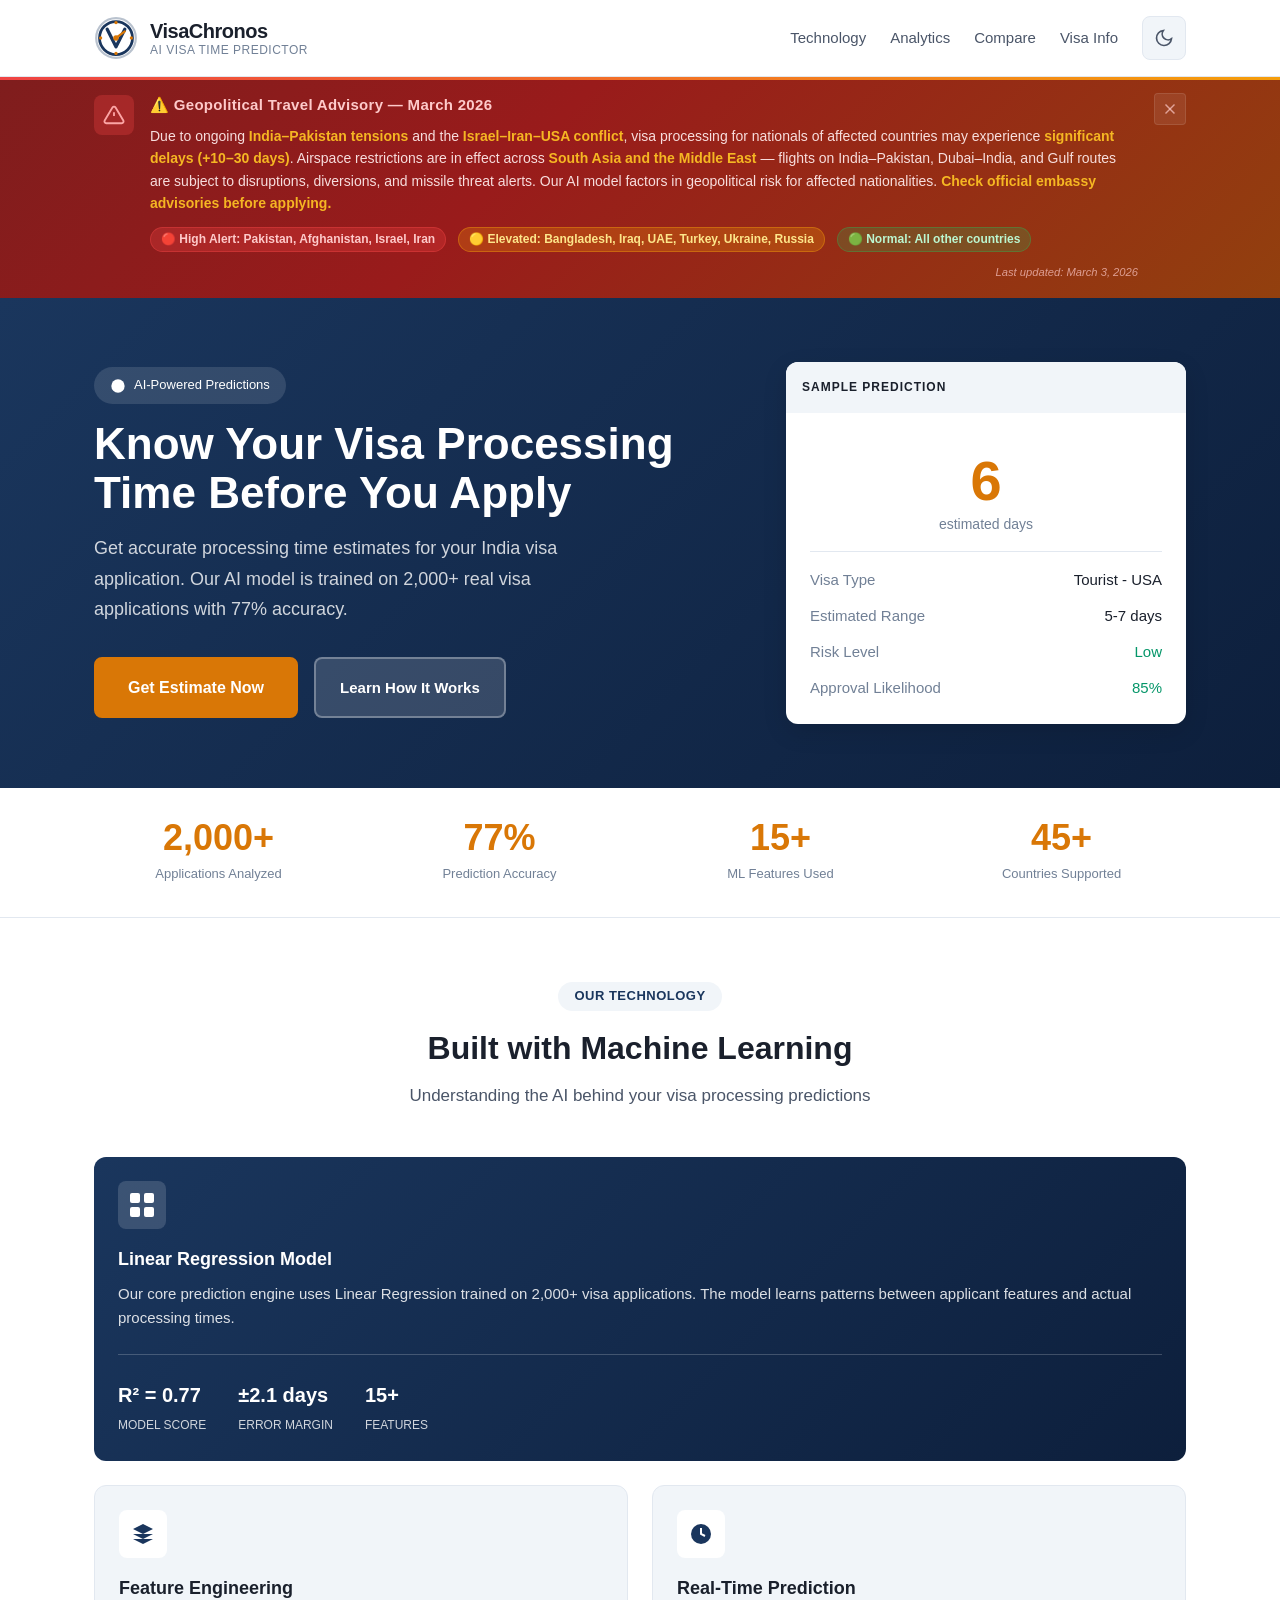
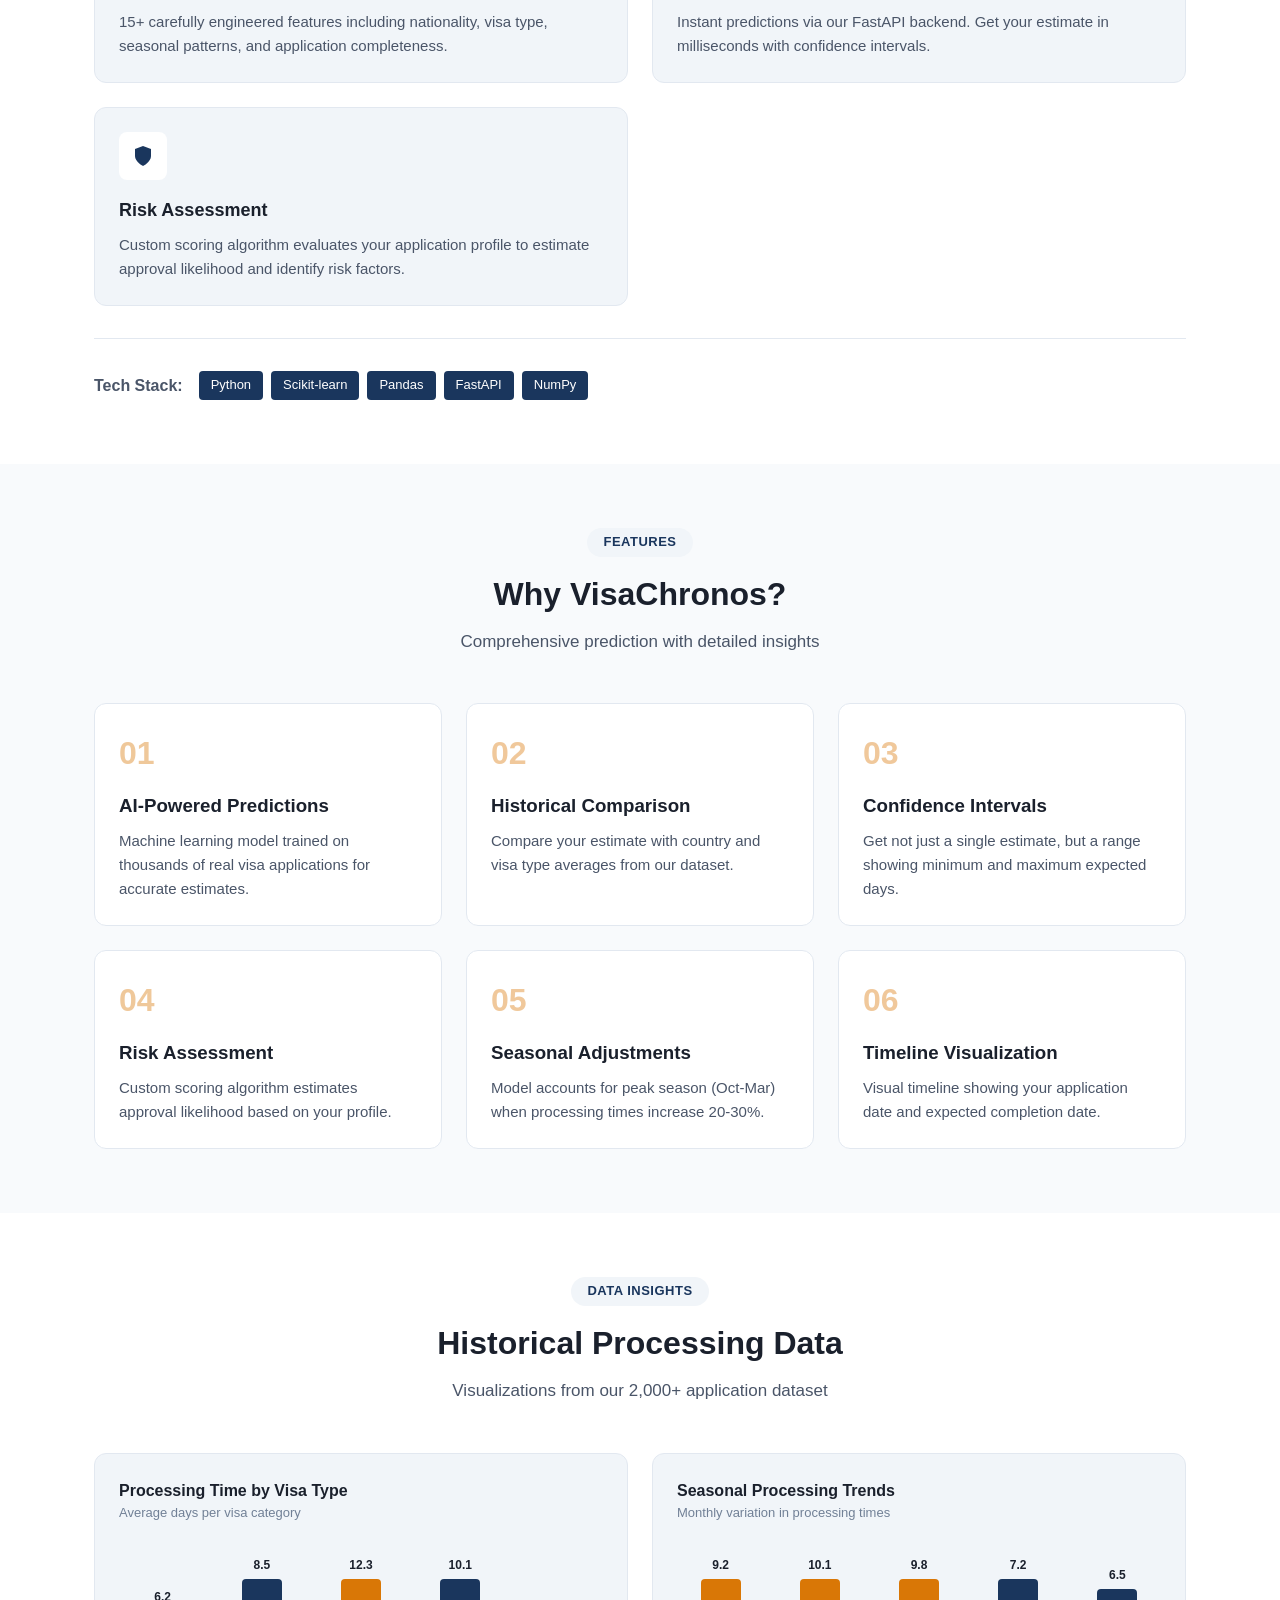
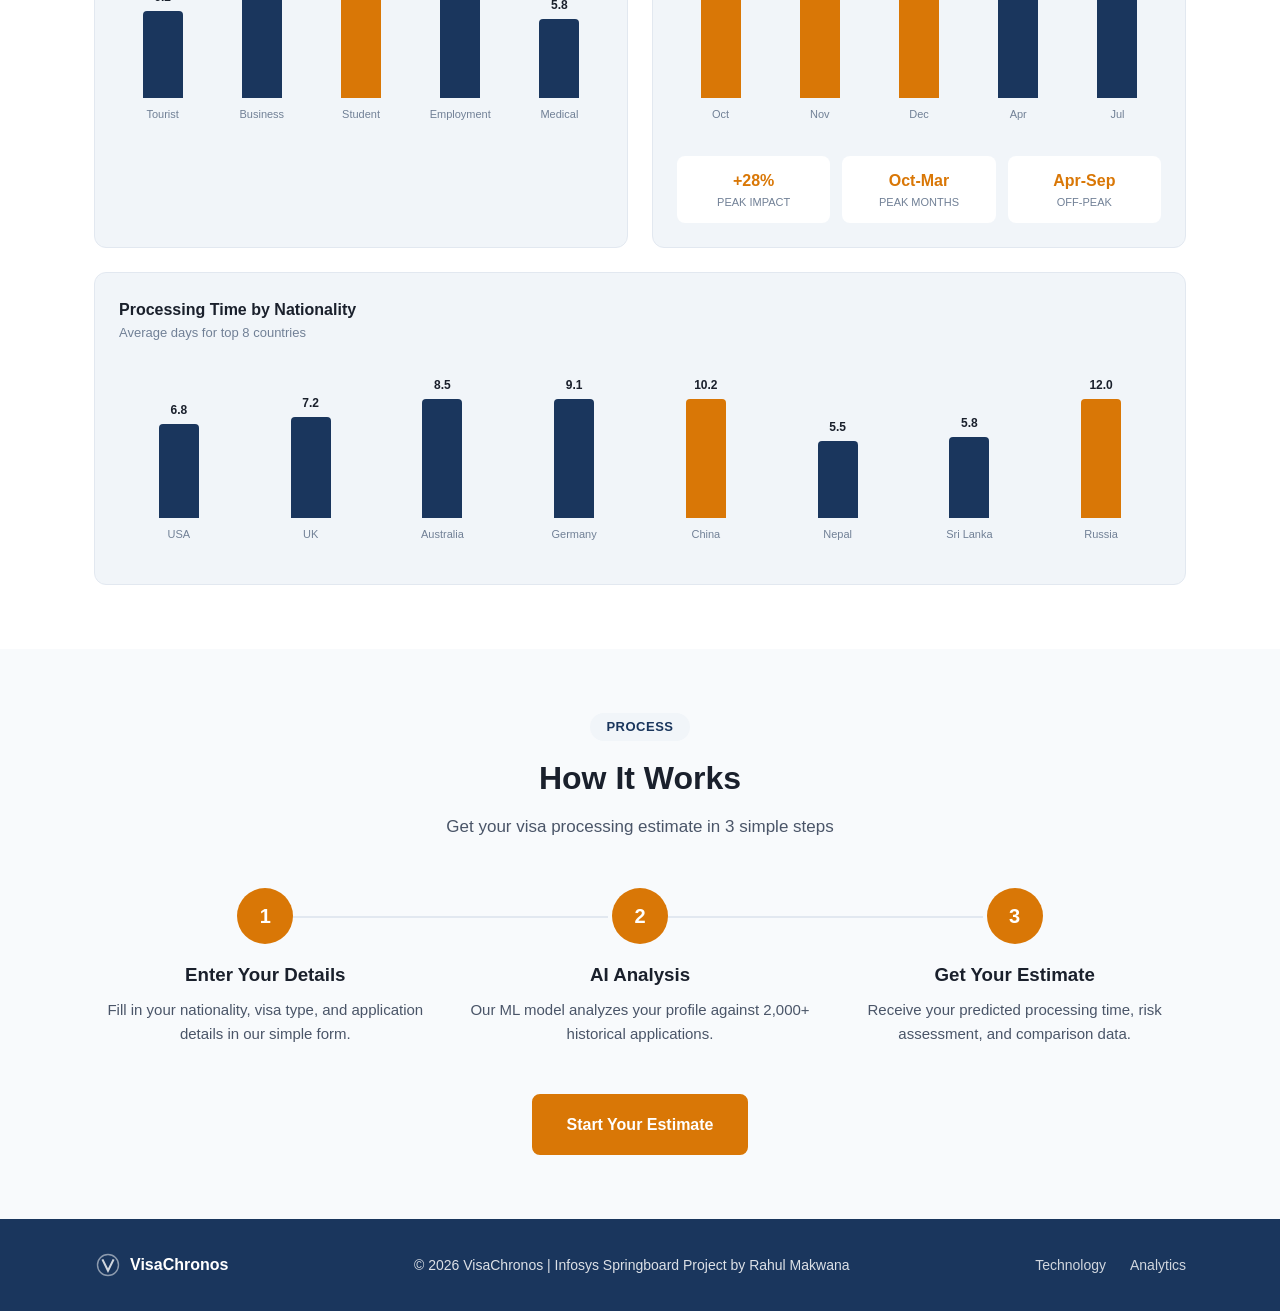
<file: webapp/frontend/index.html>
<!DOCTYPE html>
<html lang="en">

<head>
    <meta charset="UTF-8">
    <meta name="viewport" content="width=device-width, initial-scale=1.0">
    <meta name="description"
        content="VisaChronos - AI-powered visa processing time prediction for India visa applications. Get accurate estimates based on 2,000+ real applications.">
    <title>VisaChronos | AI Visa Processing Time Predictor</title>
    <link rel="stylesheet" href="styles.css?v=20260212">
</head>

<body>
    <header class="header">
        <div class="container header__inner">
            <a href="/" class="logo">
                <!-- Premium Logo: Stylized VC monogram with clock element -->
                <svg class="logo__icon" width="40" height="40" viewBox="0 0 40 40" fill="none">
                    <!-- Outer ring - clock face -->
                    <circle cx="20" cy="20" r="18" stroke="currentColor" stroke-width="2" fill="none" opacity="0.3" />
                    <circle cx="20" cy="20" r="15" stroke="currentColor" stroke-width="2.5" fill="none" />
                    <!-- Clock hour markers -->
                    <circle cx="20" cy="6" r="1.5" fill="var(--accent)" />
                    <circle cx="34" cy="20" r="1.5" fill="var(--accent)" />
                    <circle cx="20" cy="34" r="1.5" fill="var(--accent)" />
                    <circle cx="6" cy="20" r="1.5" fill="var(--accent)" />
                    <!-- Stylized V shape - main element -->
                    <path d="M12 12L20 28L28 12" stroke="currentColor" stroke-width="3" stroke-linecap="round"
                        stroke-linejoin="round" fill="none" />
                    <!-- Center dot - clock center -->
                    <circle cx="20" cy="20" r="2.5" fill="var(--accent)" />
                    <!-- Clock hand pointing to time -->
                    <line x1="20" y1="20" x2="28" y2="14" stroke="var(--accent)" stroke-width="2"
                        stroke-linecap="round" />
                </svg>
                <div class="logo__text">
                    <span class="logo__name">VisaChronos</span>
                    <span class="logo__tagline">AI Visa Time Predictor</span>
                </div>
            </a>
            <nav class="nav">
                <a href="#technology" class="nav__link">Technology</a>
                <a href="#analytics" class="nav__link">Analytics</a>
                <a href="/compare.html" class="nav__link">Compare</a>
                <a href="/visa-info.html" class="nav__link">Visa Info</a>
                <button class="theme-toggle" id="theme-toggle" aria-label="Toggle dark mode">
                    <svg class="icon-moon" viewBox="0 0 24 24" fill="none" stroke="currentColor" stroke-width="2">
                        <path d="M21 12.79A9 9 0 1 1 11.21 3 7 7 0 0 0 21 12.79z" />
                    </svg>
                    <svg class="icon-sun" viewBox="0 0 24 24" fill="none" stroke="currentColor" stroke-width="2">
                        <circle cx="12" cy="12" r="5" />
                        <path
                            d="M12 1v2M12 21v2M4.22 4.22l1.42 1.42M18.36 18.36l1.42 1.42M1 12h2M21 12h2M4.22 19.78l1.42-1.42M18.36 5.64l1.42-1.42" />
                    </svg>
                </button>
            </nav>
        </div>
    </header>

    <!-- Geopolitical Travel Advisory Banner -->
    <div class="travel-advisory" id="travel-advisory">
        <div class="container travel-advisory__inner">
            <div class="travel-advisory__icon">
                <svg viewBox="0 0 24 24" width="22" height="22" fill="none" stroke="currentColor" stroke-width="2">
                    <path
                        d="M10.29 3.86L1.82 18a2 2 0 0 0 1.71 3h16.94a2 2 0 0 0 1.71-3L13.71 3.86a2 2 0 0 0-3.42 0z" />
                    <line x1="12" y1="9" x2="12" y2="13" />
                    <line x1="12" y1="17" x2="12.01" y2="17" />
                </svg>
            </div>
            <div class="travel-advisory__content">
                <div class="travel-advisory__title">⚠️ Geopolitical Travel Advisory — March 2026</div>
                <div class="travel-advisory__text">
                    Due to ongoing <strong>India–Pakistan tensions</strong> and the <strong>Israel–Iran–USA
                        conflict</strong>, visa processing for nationals of affected countries may experience
                    <strong>significant delays (+10–30 days)</strong>.
                    Airspace restrictions are in effect across <strong>South Asia and the Middle East</strong> — flights
                    on India–Pakistan, Dubai–India, and Gulf routes are subject to disruptions, diversions, and missile
                    threat alerts.
                    Our AI model factors in geopolitical risk for affected nationalities. <strong>Check official embassy
                        advisories before applying.</strong>
                </div>
                <div class="travel-advisory__meta">
                    <span class="travel-advisory__tag">🔴 High Alert: Pakistan, Afghanistan, Israel, Iran</span>
                    <span class="travel-advisory__tag travel-advisory__tag--warn">🟡 Elevated: Bangladesh, Iraq, UAE,
                        Turkey, Ukraine, Russia</span>
                    <span class="travel-advisory__tag travel-advisory__tag--info">🟢 Normal: All other countries</span>
                    <span class="travel-advisory__updated">Last updated: March 3, 2026</span>
                </div>
            </div>
            <button class="travel-advisory__close"
                onclick="document.getElementById('travel-advisory').style.display='none'" aria-label="Close advisory">
                <svg viewBox="0 0 24 24" width="18" height="18" fill="none" stroke="currentColor" stroke-width="2">
                    <line x1="18" y1="6" x2="6" y2="18" />
                    <line x1="6" y1="6" x2="18" y2="18" />
                </svg>
            </button>
        </div>
    </div>

    <section class="hero">
        <div class="container hero__inner">
            <div class="hero__content">
                <span class="hero__badge">
                    <svg width="16" height="16" viewBox="0 0 24 24" fill="currentColor">
                        <circle cx="12" cy="12" r="10" />
                    </svg>
                    AI-Powered Predictions
                </span>
                <h1 class="hero__title">Know Your Visa Processing Time Before You Apply</h1>
                <p class="hero__subtitle">
                    Get accurate processing time estimates for your India visa application.
                    Our AI model is trained on 2,000+ real visa applications with 77% accuracy.
                </p>
                <div class="hero__actions">
                    <a href="/predict.html" class="btn btn--accent btn--large">Get Estimate Now</a>
                    <a href="#how-it-works" class="btn btn--ghost">Learn How It Works</a>
                </div>
            </div>

            <div class="demo-card">
                <div class="demo-card__header">Sample Prediction</div>
                <div class="demo-card__body">
                    <div class="demo-card__main">
                        <div class="demo-card__days">6</div>
                        <div class="demo-card__unit">estimated days</div>
                    </div>
                    <div class="demo-card__rows">
                        <div class="demo-card__row">
                            <span>Visa Type</span>
                            <span>Tourist - USA</span>
                        </div>
                        <div class="demo-card__row">
                            <span>Estimated Range</span>
                            <span>5-7 days</span>
                        </div>
                        <div class="demo-card__row">
                            <span>Risk Level</span>
                            <span class="text-success">Low</span>
                        </div>
                        <div class="demo-card__row">
                            <span>Approval Likelihood</span>
                            <span class="text-success">85%</span>
                        </div>
                    </div>
                </div>
            </div>
        </div>
    </section>

    <section class="stats-bar">
        <div class="container stats-bar__inner">
            <div class="stat">
                <div class="stat__value">2,000+</div>
                <div class="stat__label">Applications Analyzed</div>
            </div>
            <div class="stat">
                <div class="stat__value">77%</div>
                <div class="stat__label">Prediction Accuracy</div>
            </div>
            <div class="stat">
                <div class="stat__value">15+</div>
                <div class="stat__label">ML Features Used</div>
            </div>
            <div class="stat">
                <div class="stat__value">45+</div>
                <div class="stat__label">Countries Supported</div>
            </div>
        </div>
    </section>

    <!-- AI/ML Technology Section -->
    <section class="technology section" id="technology">
        <div class="container">
            <div class="section__header">
                <span class="section__badge">Our Technology</span>
                <h2 class="section__title">Built with Machine Learning</h2>
                <p class="section__subtitle">Understanding the AI behind your visa processing predictions</p>
            </div>

            <div class="tech-grid">
                <div class="tech-card tech-card--main reveal">
                    <div class="tech-card__icon">
                        <svg width="28" height="28" viewBox="0 0 28 28" fill="currentColor">
                            <rect x="2" y="2" width="10" height="10" rx="2" />
                            <rect x="16" y="2" width="10" height="10" rx="2" />
                            <rect x="2" y="16" width="10" height="10" rx="2" />
                            <rect x="16" y="16" width="10" height="10" rx="2" />
                        </svg>
                    </div>
                    <h3 class="tech-card__title">Linear Regression Model</h3>
                    <p class="tech-card__text">
                        Our core prediction engine uses Linear Regression trained on 2,000+ visa applications.
                        The model learns patterns between applicant features and actual processing times.
                    </p>
                    <div class="tech-card__stats">
                        <div class="tech-stat">
                            <span class="tech-stat__value">R² = 0.77</span>
                            <span class="tech-stat__label">Model Score</span>
                        </div>
                        <div class="tech-stat">
                            <span class="tech-stat__value">±2.1 days</span>
                            <span class="tech-stat__label">Error Margin</span>
                        </div>
                        <div class="tech-stat">
                            <span class="tech-stat__value">15+</span>
                            <span class="tech-stat__label">Features</span>
                        </div>
                    </div>
                </div>

                <div class="tech-card reveal">
                    <div class="tech-card__icon">
                        <svg width="24" height="24" viewBox="0 0 24 24" fill="currentColor">
                            <path d="M12 2L2 7l10 5 10-5-10-5zM2 17l10 5 10-5M2 12l10 5 10-5" />
                        </svg>
                    </div>
                    <h3 class="tech-card__title">Feature Engineering</h3>
                    <p class="tech-card__text">
                        15+ carefully engineered features including nationality, visa type,
                        seasonal patterns, and application completeness.
                    </p>
                </div>

                <div class="tech-card reveal">
                    <div class="tech-card__icon">
                        <svg width="24" height="24" viewBox="0 0 24 24" fill="currentColor">
                            <circle cx="12" cy="12" r="10" />
                            <path d="M12 6v6l4 2" stroke="white" stroke-width="2" fill="none" />
                        </svg>
                    </div>
                    <h3 class="tech-card__title">Real-Time Prediction</h3>
                    <p class="tech-card__text">
                        Instant predictions via our FastAPI backend. Get your estimate
                        in milliseconds with confidence intervals.
                    </p>
                </div>

                <div class="tech-card reveal">
                    <div class="tech-card__icon">
                        <svg width="24" height="24" viewBox="0 0 24 24" fill="currentColor">
                            <path d="M12 22s8-4 8-10V5l-8-3-8 3v7c0 6 8 10 8 10z" />
                        </svg>
                    </div>
                    <h3 class="tech-card__title">Risk Assessment</h3>
                    <p class="tech-card__text">
                        Custom scoring algorithm evaluates your application profile
                        to estimate approval likelihood and identify risk factors.
                    </p>
                </div>
            </div>

            <div class="tech-stack">
                <span class="tech-stack__label">Tech Stack:</span>
                <div class="tech-stack__items">
                    <span class="tech-badge">Python</span>
                    <span class="tech-badge">Scikit-learn</span>
                    <span class="tech-badge">Pandas</span>
                    <span class="tech-badge">FastAPI</span>
                    <span class="tech-badge">NumPy</span>
                </div>
            </div>
        </div>
    </section>

    <!-- Features Section -->
    <section class="features section" id="features">
        <div class="container">
            <div class="section__header">
                <span class="section__badge">Features</span>
                <h2 class="section__title">Why VisaChronos?</h2>
                <p class="section__subtitle">Comprehensive prediction with detailed insights</p>
            </div>

            <div class="features__grid">
                <div class="feature-card reveal">
                    <div class="feature-card__number">01</div>
                    <h3 class="feature-card__title">AI-Powered Predictions</h3>
                    <p class="feature-card__text">
                        Machine learning model trained on thousands of real visa applications for accurate estimates.
                    </p>
                </div>

                <div class="feature-card reveal">
                    <div class="feature-card__number">02</div>
                    <h3 class="feature-card__title">Historical Comparison</h3>
                    <p class="feature-card__text">
                        Compare your estimate with country and visa type averages from our dataset.
                    </p>
                </div>

                <div class="feature-card reveal">
                    <div class="feature-card__number">03</div>
                    <h3 class="feature-card__title">Confidence Intervals</h3>
                    <p class="feature-card__text">
                        Get not just a single estimate, but a range showing minimum and maximum expected days.
                    </p>
                </div>

                <div class="feature-card reveal">
                    <div class="feature-card__number">04</div>
                    <h3 class="feature-card__title">Risk Assessment</h3>
                    <p class="feature-card__text">
                        Custom scoring algorithm estimates approval likelihood based on your profile.
                    </p>
                </div>

                <div class="feature-card reveal">
                    <div class="feature-card__number">05</div>
                    <h3 class="feature-card__title">Seasonal Adjustments</h3>
                    <p class="feature-card__text">
                        Model accounts for peak season (Oct-Mar) when processing times increase 20-30%.
                    </p>
                </div>

                <div class="feature-card reveal">
                    <div class="feature-card__number">06</div>
                    <h3 class="feature-card__title">Timeline Visualization</h3>
                    <p class="feature-card__text">
                        Visual timeline showing your application date and expected completion date.
                    </p>
                </div>
            </div>
        </div>
    </section>

    <!-- Analytics Section -->
    <section class="analytics section" id="analytics">
        <div class="container">
            <div class="section__header">
                <span class="section__badge">Data Insights</span>
                <h2 class="section__title">Historical Processing Data</h2>
                <p class="section__subtitle">Visualizations from our 2,000+ application dataset</p>
            </div>

            <div class="charts-grid">
                <div class="chart-card reveal">
                    <div class="chart-card__header">
                        <div class="chart-card__title">Processing Time by Visa Type</div>
                        <div class="chart-card__subtitle">Average days per visa category</div>
                    </div>
                    <div class="bar-chart">
                        <div class="bar-chart__item">
                            <div class="bar-chart__value">6.2</div>
                            <div class="bar-chart__bar" style="height: 52%"></div>
                            <div class="bar-chart__label">Tourist</div>
                        </div>
                        <div class="bar-chart__item">
                            <div class="bar-chart__value">8.5</div>
                            <div class="bar-chart__bar" style="height: 71%"></div>
                            <div class="bar-chart__label">Business</div>
                        </div>
                        <div class="bar-chart__item">
                            <div class="bar-chart__value">12.3</div>
                            <div class="bar-chart__bar bar-chart__bar--accent" style="height: 100%"></div>
                            <div class="bar-chart__label">Student</div>
                        </div>
                        <div class="bar-chart__item">
                            <div class="bar-chart__value">10.1</div>
                            <div class="bar-chart__bar" style="height: 82%"></div>
                            <div class="bar-chart__label">Employment</div>
                        </div>
                        <div class="bar-chart__item">
                            <div class="bar-chart__value">5.8</div>
                            <div class="bar-chart__bar" style="height: 47%"></div>
                            <div class="bar-chart__label">Medical</div>
                        </div>
                    </div>
                </div>

                <div class="chart-card reveal">
                    <div class="chart-card__header">
                        <div class="chart-card__title">Seasonal Processing Trends</div>
                        <div class="chart-card__subtitle">Monthly variation in processing times</div>
                    </div>
                    <div class="bar-chart">
                        <div class="bar-chart__item">
                            <div class="bar-chart__value">9.2</div>
                            <div class="bar-chart__bar bar-chart__bar--accent" style="height: 92%"></div>
                            <div class="bar-chart__label">Oct</div>
                        </div>
                        <div class="bar-chart__item">
                            <div class="bar-chart__value">10.1</div>
                            <div class="bar-chart__bar bar-chart__bar--accent" style="height: 100%"></div>
                            <div class="bar-chart__label">Nov</div>
                        </div>
                        <div class="bar-chart__item">
                            <div class="bar-chart__value">9.8</div>
                            <div class="bar-chart__bar bar-chart__bar--accent" style="height: 97%"></div>
                            <div class="bar-chart__label">Dec</div>
                        </div>
                        <div class="bar-chart__item">
                            <div class="bar-chart__value">7.2</div>
                            <div class="bar-chart__bar" style="height: 72%"></div>
                            <div class="bar-chart__label">Apr</div>
                        </div>
                        <div class="bar-chart__item">
                            <div class="bar-chart__value">6.5</div>
                            <div class="bar-chart__bar" style="height: 65%"></div>
                            <div class="bar-chart__label">Jul</div>
                        </div>
                    </div>
                    <div class="mini-stats">
                        <div class="mini-stat">
                            <div class="mini-stat__value">+28%</div>
                            <div class="mini-stat__label">Peak Impact</div>
                        </div>
                        <div class="mini-stat">
                            <div class="mini-stat__value">Oct-Mar</div>
                            <div class="mini-stat__label">Peak Months</div>
                        </div>
                        <div class="mini-stat">
                            <div class="mini-stat__value">Apr-Sep</div>
                            <div class="mini-stat__label">Off-Peak</div>
                        </div>
                    </div>
                </div>

                <div class="chart-card chart-card--full reveal">
                    <div class="chart-card__header">
                        <div class="chart-card__title">Processing Time by Nationality</div>
                        <div class="chart-card__subtitle">Average days for top 8 countries</div>
                    </div>
                    <div class="bar-chart">
                        <div class="bar-chart__item">
                            <div class="bar-chart__value">6.8</div>
                            <div class="bar-chart__bar" style="height: 56%"></div>
                            <div class="bar-chart__label">USA</div>
                        </div>
                        <div class="bar-chart__item">
                            <div class="bar-chart__value">7.2</div>
                            <div class="bar-chart__bar" style="height: 60%"></div>
                            <div class="bar-chart__label">UK</div>
                        </div>
                        <div class="bar-chart__item">
                            <div class="bar-chart__value">8.5</div>
                            <div class="bar-chart__bar" style="height: 71%"></div>
                            <div class="bar-chart__label">Australia</div>
                        </div>
                        <div class="bar-chart__item">
                            <div class="bar-chart__value">9.1</div>
                            <div class="bar-chart__bar" style="height: 76%"></div>
                            <div class="bar-chart__label">Germany</div>
                        </div>
                        <div class="bar-chart__item">
                            <div class="bar-chart__value">10.2</div>
                            <div class="bar-chart__bar bar-chart__bar--accent" style="height: 85%"></div>
                            <div class="bar-chart__label">China</div>
                        </div>
                        <div class="bar-chart__item">
                            <div class="bar-chart__value">5.5</div>
                            <div class="bar-chart__bar" style="height: 46%"></div>
                            <div class="bar-chart__label">Nepal</div>
                        </div>
                        <div class="bar-chart__item">
                            <div class="bar-chart__value">5.8</div>
                            <div class="bar-chart__bar" style="height: 48%"></div>
                            <div class="bar-chart__label">Sri Lanka</div>
                        </div>
                        <div class="bar-chart__item">
                            <div class="bar-chart__value">12.0</div>
                            <div class="bar-chart__bar bar-chart__bar--accent" style="height: 100%"></div>
                            <div class="bar-chart__label">Russia</div>
                        </div>
                    </div>
                </div>
            </div>
        </div>
    </section>

    <!-- How It Works -->
    <section class="steps section" id="how-it-works">
        <div class="container">
            <div class="section__header">
                <span class="section__badge">Process</span>
                <h2 class="section__title">How It Works</h2>
                <p class="section__subtitle">Get your visa processing estimate in 3 simple steps</p>
            </div>

            <div class="steps__grid">
                <div class="step reveal">
                    <div class="step__line"></div>
                    <div class="step__number">1</div>
                    <h3 class="step__title">Enter Your Details</h3>
                    <p class="step__text">
                        Fill in your nationality, visa type, and application details in our simple form.
                    </p>
                </div>

                <div class="step reveal">
                    <div class="step__line"></div>
                    <div class="step__number">2</div>
                    <h3 class="step__title">AI Analysis</h3>
                    <p class="step__text">
                        Our ML model analyzes your profile against 2,000+ historical applications.
                    </p>
                </div>

                <div class="step reveal">
                    <div class="step__number">3</div>
                    <h3 class="step__title">Get Your Estimate</h3>
                    <p class="step__text">
                        Receive your predicted processing time, risk assessment, and comparison data.
                    </p>
                </div>
            </div>

            <div class="steps__cta">
                <a href="/predict.html" class="btn btn--accent btn--large">Start Your Estimate</a>
            </div>
        </div>
    </section>

    <footer class="footer">
        <div class="container footer__inner">
            <div class="footer__brand">
                <svg width="28" height="28" viewBox="0 0 40 40" fill="none">
                    <circle cx="20" cy="20" r="15" stroke="rgba(255,255,255,0.5)" stroke-width="2" fill="none" />
                    <path d="M12 12L20 28L28 12" stroke="rgba(255,255,255,0.8)" stroke-width="3" fill="none" />
                </svg>
                <span>VisaChronos</span>
            </div>
            <p class="footer__text">© 2026 VisaChronos | Infosys Springboard Project by Rahul Makwana</p>
            <div class="footer__links">
                <a href="#technology" class="footer__link">Technology</a>
                <a href="#analytics" class="footer__link">Analytics</a>
            </div>
        </div>
    </footer>

    <!-- Back to Top Button -->
    <button id="back-to-top" class="back-to-top" aria-label="Back to top">
        <svg viewBox="0 0 24 24" fill="none" stroke="currentColor" stroke-width="2.5" stroke-linecap="round"
            stroke-linejoin="round">
            <path d="M18 15l-6-6-6 6" />
        </svg>
    </button>

    <script src="app.js?v=20260211"></script>
</body>

</html>
</file>
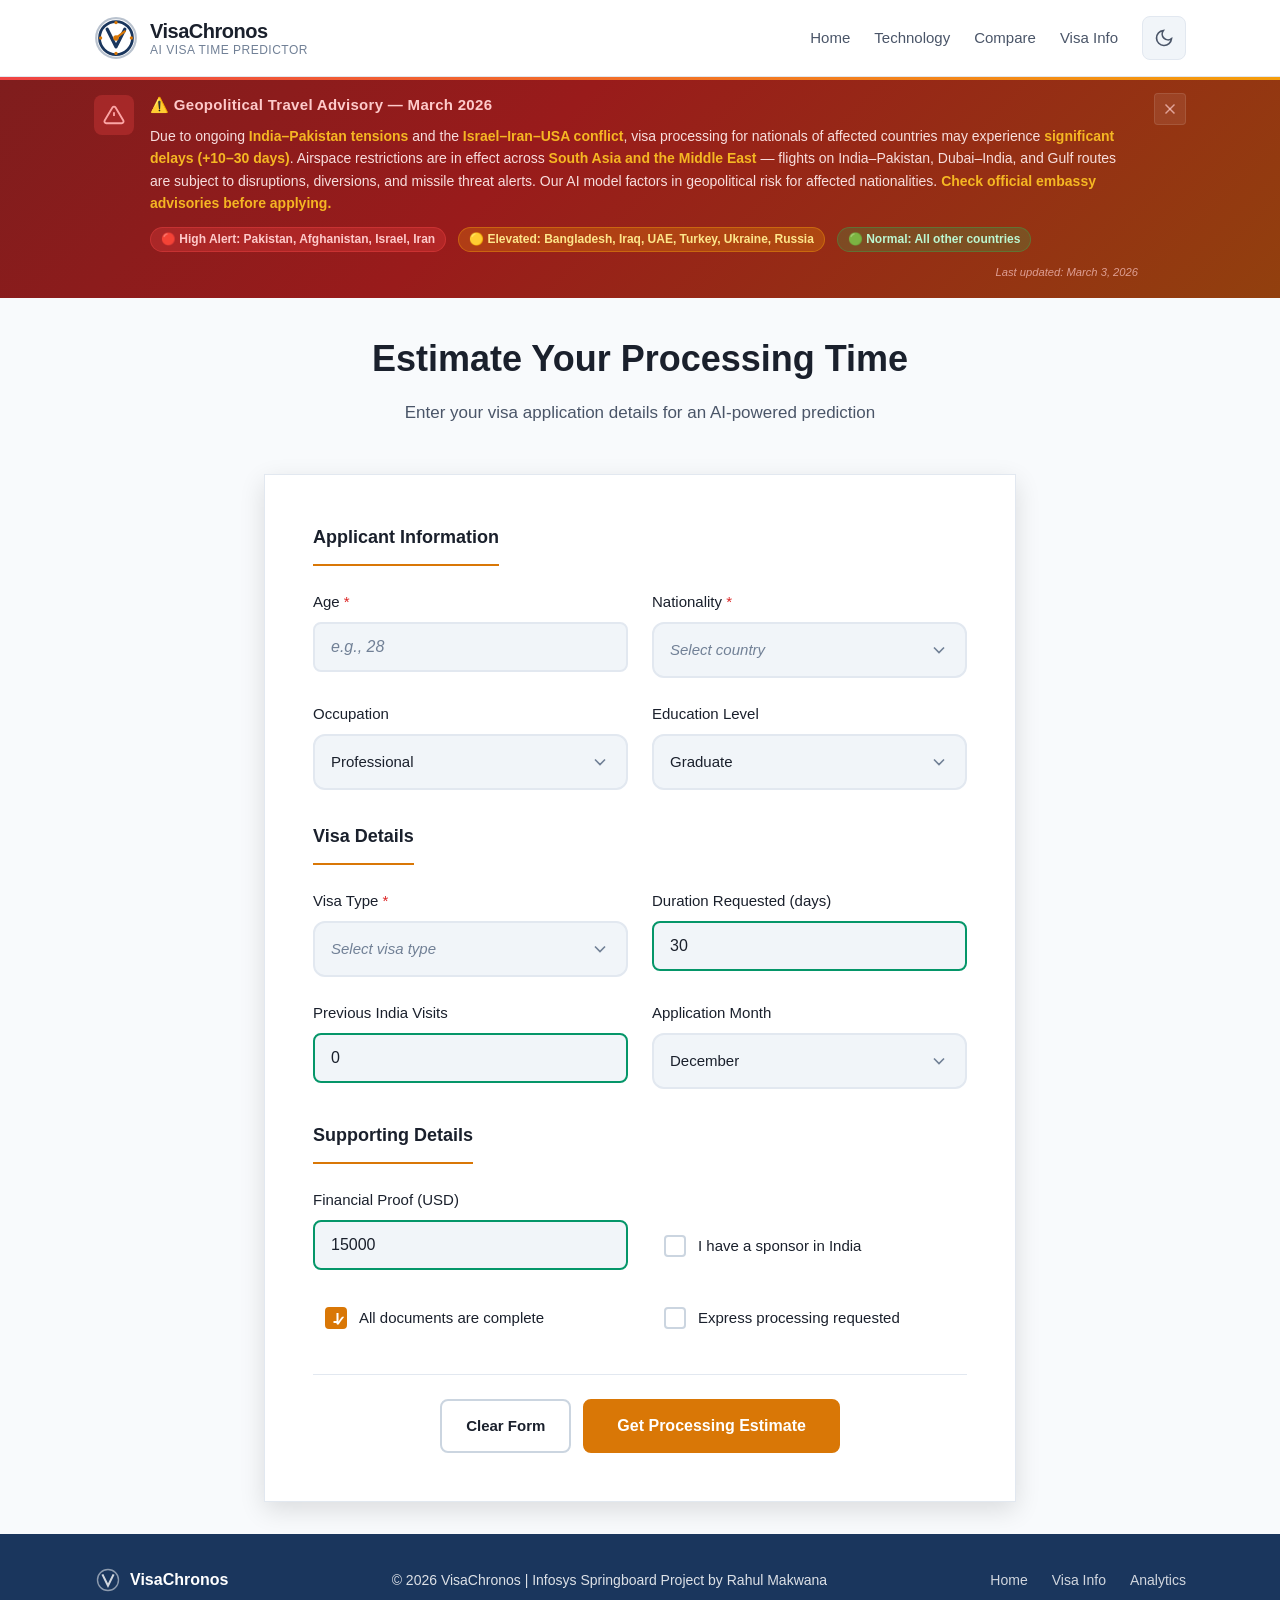
<file: webapp/frontend/predict.html>
<!DOCTYPE html>
<html lang="en">

<head>
    <meta charset="UTF-8">
    <meta name="viewport" content="width=device-width, initial-scale=1.0">
    <meta name="description"
        content="Get your India visa processing time estimate with VisaChronos AI-powered predictions.">
    <title>Get Estimate | VisaChronos</title>
    <link rel="stylesheet" href="styles.css?v=20260212">
</head>

<body class="form-page">
    <header class="header">
        <div class="container header__inner">
            <a href="/" class="logo">
                <!-- Premium Logo: Stylized VC monogram with clock element -->
                <svg class="logo__icon" width="40" height="40" viewBox="0 0 40 40" fill="none">
                    <circle cx="20" cy="20" r="18" stroke="currentColor" stroke-width="2" fill="none" opacity="0.3" />
                    <circle cx="20" cy="20" r="15" stroke="currentColor" stroke-width="2.5" fill="none" />
                    <circle cx="20" cy="6" r="1.5" fill="var(--accent)" />
                    <circle cx="34" cy="20" r="1.5" fill="var(--accent)" />
                    <circle cx="20" cy="34" r="1.5" fill="var(--accent)" />
                    <circle cx="6" cy="20" r="1.5" fill="var(--accent)" />
                    <path d="M12 12L20 28L28 12" stroke="currentColor" stroke-width="3" stroke-linecap="round"
                        stroke-linejoin="round" fill="none" />
                    <circle cx="20" cy="20" r="2.5" fill="var(--accent)" />
                    <line x1="20" y1="20" x2="28" y2="14" stroke="var(--accent)" stroke-width="2"
                        stroke-linecap="round" />
                </svg>
                <div class="logo__text">
                    <span class="logo__name">VisaChronos</span>
                    <span class="logo__tagline">AI Visa Time Predictor</span>
                </div>
            </a>
            <nav class="nav">
                <a href="/" class="nav__link">Home</a>
                <a href="/#technology" class="nav__link">Technology</a>
                <a href="/compare.html" class="nav__link">Compare</a>
                <a href="/visa-info.html" class="nav__link">Visa Info</a>
                <button class="theme-toggle" id="theme-toggle" aria-label="Toggle dark mode">
                    <svg class="icon-moon" viewBox="0 0 24 24" fill="none" stroke="currentColor" stroke-width="2">
                        <path d="M21 12.79A9 9 0 1 1 11.21 3 7 7 0 0 0 21 12.79z" />
                    </svg>
                    <svg class="icon-sun" viewBox="0 0 24 24" fill="none" stroke="currentColor" stroke-width="2">
                        <circle cx="12" cy="12" r="5" />
                        <path
                            d="M12 1v2M12 21v2M4.22 4.22l1.42 1.42M18.36 18.36l1.42 1.42M1 12h2M21 12h2M4.22 19.78l1.42-1.42M18.36 5.64l1.42-1.42" />
                    </svg>
                </button>
            </nav>
        </div>
    </header>

    <!-- Geopolitical Travel Advisory Banner -->
    <div class="travel-advisory" id="travel-advisory">
        <div class="container travel-advisory__inner">
            <div class="travel-advisory__icon">
                <svg viewBox="0 0 24 24" width="22" height="22" fill="none" stroke="currentColor" stroke-width="2">
                    <path
                        d="M10.29 3.86L1.82 18a2 2 0 0 0 1.71 3h16.94a2 2 0 0 0 1.71-3L13.71 3.86a2 2 0 0 0-3.42 0z" />
                    <line x1="12" y1="9" x2="12" y2="13" />
                    <line x1="12" y1="17" x2="12.01" y2="17" />
                </svg>
            </div>
            <div class="travel-advisory__content">
                <div class="travel-advisory__title">⚠️ Geopolitical Travel Advisory — March 2026</div>
                <div class="travel-advisory__text">
                    Due to ongoing <strong>India–Pakistan tensions</strong> and the <strong>Israel–Iran–USA
                        conflict</strong>, visa processing for nationals of affected countries may experience
                    <strong>significant delays (+10–30 days)</strong>.
                    Airspace restrictions are in effect across <strong>South Asia and the Middle East</strong> — flights
                    on India–Pakistan, Dubai–India, and Gulf routes are subject to disruptions, diversions, and missile
                    threat alerts.
                    Our AI model factors in geopolitical risk for affected nationalities. <strong>Check official embassy
                        advisories before applying.</strong>
                </div>
                <div class="travel-advisory__meta">
                    <span class="travel-advisory__tag">🔴 High Alert: Pakistan, Afghanistan, Israel, Iran</span>
                    <span class="travel-advisory__tag travel-advisory__tag--warn">🟡 Elevated: Bangladesh, Iraq, UAE,
                        Turkey, Ukraine, Russia</span>
                    <span class="travel-advisory__tag travel-advisory__tag--info">🟢 Normal: All other countries</span>
                    <span class="travel-advisory__updated">Last updated: March 3, 2026</span>
                </div>
            </div>
            <button class="travel-advisory__close"
                onclick="document.getElementById('travel-advisory').style.display='none'" aria-label="Close advisory">
                <svg viewBox="0 0 24 24" width="18" height="18" fill="none" stroke="currentColor" stroke-width="2">
                    <line x1="18" y1="6" x2="6" y2="18" />
                    <line x1="6" y1="6" x2="18" y2="18" />
                </svg>
            </button>
        </div>
    </div>

    <div class="form-wrapper">
        <div class="form-header">
            <h1 class="form-header__title">Estimate Your Processing Time</h1>
            <p class="form-header__subtitle">Enter your visa application details for an AI-powered prediction</p>
        </div>

        <form id="prediction-form" class="form-card">
            <div class="form-section">
                <h2 class="form-section__title">Applicant Information</h2>

                <div class="form-row">
                    <div class="form-group">
                        <label class="form-label" for="age">
                            Age <span class="required">*</span>
                        </label>
                        <input type="number" id="age" name="age" class="form-input" min="18" max="100"
                            placeholder="e.g., 28" required>
                    </div>

                    <div class="form-group">
                        <label class="form-label" for="nationality">
                            Nationality <span class="required">*</span>
                        </label>
                        <select id="nationality" name="nationality" class="form-select" required data-custom-select>
                            <option value="">Select country</option>
                            <option value="Afghanistan">Afghanistan</option>
                            <option value="Argentina">Argentina</option>
                            <option value="Australia">Australia</option>
                            <option value="Bangladesh">Bangladesh</option>
                            <option value="Belgium">Belgium</option>
                            <option value="Brazil">Brazil</option>
                            <option value="Canada">Canada</option>
                            <option value="China">China</option>
                            <option value="Egypt">Egypt</option>
                            <option value="France">France</option>
                            <option value="Germany">Germany</option>
                            <option value="Indonesia">Indonesia</option>
                            <option value="Iran">Iran</option>
                            <option value="Iraq">Iraq</option>
                            <option value="Israel">Israel</option>
                            <option value="Italy">Italy</option>
                            <option value="Japan">Japan</option>
                            <option value="Kenya">Kenya</option>
                            <option value="Malaysia">Malaysia</option>
                            <option value="Mexico">Mexico</option>
                            <option value="Nepal">Nepal</option>
                            <option value="Netherlands">Netherlands</option>
                            <option value="New Zealand">New Zealand</option>
                            <option value="Nigeria">Nigeria</option>
                            <option value="Pakistan">Pakistan</option>
                            <option value="Philippines">Philippines</option>
                            <option value="Poland">Poland</option>
                            <option value="Portugal">Portugal</option>
                            <option value="Russia">Russia</option>
                            <option value="Saudi Arabia">Saudi Arabia</option>
                            <option value="Singapore">Singapore</option>
                            <option value="South Africa">South Africa</option>
                            <option value="South Korea">South Korea</option>
                            <option value="Spain">Spain</option>
                            <option value="Sri Lanka">Sri Lanka</option>
                            <option value="Sweden">Sweden</option>
                            <option value="Switzerland">Switzerland</option>
                            <option value="Thailand">Thailand</option>
                            <option value="Turkey">Turkey</option>
                            <option value="UAE">UAE</option>
                            <option value="UK">UK</option>
                            <option value="Ukraine">Ukraine</option>
                            <option value="USA">USA</option>
                            <option value="Vietnam">Vietnam</option>
                        </select>
                    </div>
                </div>

                <!-- Dynamic Geopolitical Country Warning -->
                <div class="country-risk-warning" id="country-risk-warning" style="display:none;">
                    <div class="country-risk-warning__icon" id="crw-icon"></div>
                    <div class="country-risk-warning__content">
                        <div class="country-risk-warning__title" id="crw-title"></div>
                        <div class="country-risk-warning__text" id="crw-text"></div>
                    </div>
                </div>

                <div class="form-row">
                    <div class="form-group">
                        <label class="form-label" for="occupation">Occupation</label>
                        <select id="occupation" name="occupation" class="form-select" data-custom-select>
                            <option value="Professional">Professional</option>
                            <option value="Business Owner">Business Owner</option>
                            <option value="Student">Student</option>
                            <option value="Academic">Academic</option>
                            <option value="Government Employee">Government Employee</option>
                            <option value="Self Employed">Self Employed</option>
                            <option value="Retired">Retired</option>
                            <option value="Homemaker">Homemaker</option>
                        </select>
                    </div>

                    <div class="form-group">
                        <label class="form-label" for="education">Education Level</label>
                        <select id="education" name="education" class="form-select" data-custom-select>
                            <option value="10th Pass">10th Pass</option>
                            <option value="12th Pass">12th Pass</option>
                            <option value="Graduate" selected>Graduate</option>
                            <option value="Post Graduate">Post Graduate</option>
                            <option value="Doctorate">Doctorate</option>
                        </select>
                    </div>
                </div>
            </div>

            <div class="form-section">
                <h2 class="form-section__title">Visa Details</h2>

                <div class="form-row">
                    <div class="form-group">
                        <label class="form-label" for="visa_type">
                            Visa Type <span class="required">*</span>
                        </label>
                        <select id="visa_type" name="visa_type" class="form-select" required data-custom-select>
                            <option value="">Select visa type</option>
                            <option value="Tourist">Tourist Visa</option>
                            <option value="Business">Business Visa</option>
                            <option value="Student">Student Visa</option>
                            <option value="Employment">Employment Visa</option>
                            <option value="Medical">Medical Visa</option>
                            <option value="Conference">Conference Visa</option>
                            <option value="Research">Research Visa</option>
                            <option value="Entry">Entry Visa</option>
                        </select>
                    </div>

                    <div class="form-group">
                        <label class="form-label" for="duration">Duration Requested (days)</label>
                        <input type="number" id="duration" name="duration" class="form-input" min="1" max="365"
                            value="30" placeholder="e.g., 30">
                    </div>
                </div>

                <div class="form-row">
                    <div class="form-group">
                        <label class="form-label" for="previous_visits">Previous India Visits</label>
                        <input type="number" id="previous_visits" name="previous_visits" class="form-input" min="0"
                            max="50" value="0" placeholder="0">
                    </div>

                    <div class="form-group">
                        <label class="form-label" for="application_month">Application Month</label>
                        <select id="application_month" name="application_month" class="form-select" data-custom-select>
                            <option value="1">January</option>
                            <option value="2">February</option>
                            <option value="3">March</option>
                            <option value="4">April</option>
                            <option value="5">May</option>
                            <option value="6">June</option>
                            <option value="7">July</option>
                            <option value="8">August</option>
                            <option value="9">September</option>
                            <option value="10">October</option>
                            <option value="11">November</option>
                            <option value="12">December</option>
                        </select>
                    </div>
                </div>
            </div>

            <div class="form-section">
                <h2 class="form-section__title">Supporting Details</h2>

                <div class="form-row">
                    <div class="form-group">
                        <label class="form-label" for="financial_proof">Financial Proof (USD)</label>
                        <input type="number" id="financial_proof" name="financial_proof" class="form-input" min="0"
                            value="15000" placeholder="e.g., 15000">
                    </div>

                    <div class="form-group" style="justify-content: flex-end;">
                        <label class="form-checkbox">
                            <input type="checkbox" id="has_sponsor" name="has_sponsor">
                            <span>I have a sponsor in India</span>
                        </label>
                    </div>
                </div>

                <div class="form-row" style="margin-top: 16px;">
                    <div class="form-group">
                        <label class="form-checkbox">
                            <input type="checkbox" id="documents_complete" name="documents_complete" checked>
                            <span>All documents are complete</span>
                        </label>
                    </div>

                    <div class="form-group">
                        <label class="form-checkbox">
                            <input type="checkbox" id="express_processing" name="express_processing">
                            <span>Express processing requested</span>
                        </label>
                    </div>
                </div>
            </div>

            <div class="form-actions">
                <button type="button" class="btn btn--outline" onclick="resetForm()">Clear Form</button>
                <button type="submit" class="btn btn--accent btn--large" id="submit-btn">Get Processing
                    Estimate</button>
            </div>
        </form>

        <div class="loading" id="loading">
            <span class="loading__spinner"></span>
            <span class="loading__text">Analyzing your application with AI...</span>
        </div>

        <div class="results" id="results-panel">
            <div class="results-card">
                <div class="results-header">AI Prediction Results</div>

                <div class="results-body">
                    <div class="results-main">
                        <div class="results-days" id="result-days">-- <span>days</span></div>
                        <p class="results-range" id="result-range">Estimated range: -- to -- days</p>
                    </div>

                    <div class="results-grid">
                        <div class="result-item">
                            <div class="result-item__label">Risk Level</div>
                            <div class="result-item__value" id="result-risk">--</div>
                        </div>
                        <div class="result-item">
                            <div class="result-item__label">Approval Likelihood</div>
                            <div class="result-item__value" id="result-approval">--</div>
                        </div>
                        <div class="result-item">
                            <div class="result-item__label">Country Average</div>
                            <div class="result-item__value" id="result-country-avg">-- days</div>
                        </div>
                        <div class="result-item">
                            <div class="result-item__label">Visa Type Average</div>
                            <div class="result-item__value" id="result-visa-avg">-- days</div>
                        </div>
                    </div>

                    <div class="risk-section">
                        <h3 class="risk-section__title">Risk Assessment</h3>
                        <div class="risk-bar">
                            <div class="risk-bar__fill" id="risk-gauge-fill"></div>
                        </div>
                        <div class="risk-labels">
                            <span>Low Risk</span>
                            <span>Medium</span>
                            <span>High Risk</span>
                        </div>
                    </div>

                    <div class="feature-importance">
                        <h3 class="feature-importance__title">ML Feature Importance</h3>
                        <div id="feature-importance-container">
                            <div class="importance-item">
                                <span class="importance-item__label">Visa Type</span>
                                <div class="importance-item__bar">
                                    <div class="importance-item__fill" style="width: 85%"></div>
                                </div>
                                <span class="importance-item__value">85%</span>
                            </div>
                            <div class="importance-item">
                                <span class="importance-item__label">Nationality</span>
                                <div class="importance-item__bar">
                                    <div class="importance-item__fill" style="width: 72%"></div>
                                </div>
                                <span class="importance-item__value">72%</span>
                            </div>
                            <div class="importance-item">
                                <span class="importance-item__label">Season</span>
                                <div class="importance-item__bar">
                                    <div class="importance-item__fill" style="width: 58%"></div>
                                </div>
                                <span class="importance-item__value">58%</span>
                            </div>
                            <div class="importance-item">
                                <span class="importance-item__label">Documents</span>
                                <div class="importance-item__bar">
                                    <div class="importance-item__fill" style="width: 45%"></div>
                                </div>
                                <span class="importance-item__value">45%</span>
                            </div>
                            <div class="importance-item">
                                <span class="importance-item__label">Financial</span>
                                <div class="importance-item__bar">
                                    <div class="importance-item__fill" style="width: 32%"></div>
                                </div>
                                <span class="importance-item__value">32%</span>
                            </div>
                        </div>
                    </div>

                    <div class="factors">
                        <h3 class="factors__title">Your Application Factors</h3>
                        <div class="factors__grid" id="result-factors"></div>
                    </div>

                    <div class="timeline-section">
                        <h3 class="timeline-section__title">Expected Timeline</h3>
                        <div id="timeline-container"></div>
                    </div>

                    <!-- NEW: Model Confidence Section -->
                    <div class="model-confidence-section">
                        <h3 class="section-title">AI Model Confidence</h3>
                        <div class="confidence-container">
                            <div class="confidence-gauge">
                                <svg viewBox="0 0 120 120" class="confidence-svg">
                                    <circle cx="60" cy="60" r="54" stroke="#e2e8f0" stroke-width="8" fill="none" />
                                    <circle id="confidence-circle" cx="60" cy="60" r="54" stroke="var(--success)"
                                        stroke-width="8" fill="none" stroke-dasharray="339.3" stroke-dashoffset="339.3"
                                        stroke-linecap="round" transform="rotate(-90 60 60)"
                                        class="confidence-circle" />
                                </svg>
                                <div class="confidence-value">
                                    <span id="confidence-percent">77</span>%
                                    <small>Model Accuracy</small>
                                </div>
                            </div>
                            <div class="confidence-details">
                                <div class="confidence-stat">
                                    <span class="confidence-stat__value" id="training-samples">2,000+</span>
                                    <span class="confidence-stat__label">Training Samples</span>
                                </div>
                                <div class="confidence-stat">
                                    <span class="confidence-stat__value" id="r2-score">0.77</span>
                                    <span class="confidence-stat__label">R² Score</span>
                                </div>
                                <div class="confidence-stat">
                                    <span class="confidence-stat__value" id="mae-score">±2.1</span>
                                    <span class="confidence-stat__label">Days Error Margin</span>
                                </div>
                            </div>
                        </div>
                    </div>

                    <!-- NEW: Similar Applications Section -->
                    <div class="similar-apps-section">
                        <h3 class="section-title">Compare with Similar Applications</h3>
                        <div class="comparison-chart" id="comparison-chart">
                            <div class="comparison-item">
                                <div class="comparison-label">Your Estimate</div>
                                <div class="comparison-bar-container">
                                    <div class="comparison-bar comparison-bar--you" id="your-estimate-bar"
                                        style="width: 0%"></div>
                                </div>
                                <div class="comparison-value" id="your-estimate-value">-- days</div>
                            </div>
                            <div class="comparison-item">
                                <div class="comparison-label">Same Visa Type Avg</div>
                                <div class="comparison-bar-container">
                                    <div class="comparison-bar comparison-bar--visa" id="visa-avg-bar"
                                        style="width: 0%"></div>
                                </div>
                                <div class="comparison-value" id="visa-avg-value">-- days</div>
                            </div>
                            <div class="comparison-item">
                                <div class="comparison-label">Same Country Avg</div>
                                <div class="comparison-bar-container">
                                    <div class="comparison-bar comparison-bar--country" id="country-avg-bar"
                                        style="width: 0%"></div>
                                </div>
                                <div class="comparison-value" id="country-avg-value">-- days</div>
                            </div>
                            <div class="comparison-item">
                                <div class="comparison-label">Overall Average</div>
                                <div class="comparison-bar-container">
                                    <div class="comparison-bar comparison-bar--overall" id="overall-avg-bar"
                                        style="width: 0%"></div>
                                </div>
                                <div class="comparison-value" id="overall-avg-value">8.2 days</div>
                            </div>
                        </div>
                    </div>

                    <!-- NEW: AI Model Insights -->
                    <div class="ai-insights-section">
                        <h3 class="section-title">AI Model Insights</h3>
                        <div class="insights-grid">
                            <div class="insight-card">
                                <div class="insight-icon insight-icon--neural">
                                    <svg viewBox="0 0 24 24" width="24" height="24" stroke="currentColor" fill="none"
                                        stroke-width="2">
                                        <circle cx="12" cy="5" r="2" />
                                        <circle cx="5" cy="12" r="2" />
                                        <circle cx="19" cy="12" r="2" />
                                        <circle cx="12" cy="19" r="2" />
                                        <circle cx="12" cy="12" r="3" />
                                        <path d="M12 7v3M12 14v3M9 12H7M17 12h-2" />
                                    </svg>
                                </div>
                                <h4>Linear Regression</h4>
                                <p>Core ML algorithm trained on historical visa processing data</p>
                            </div>
                            <div class="insight-card">
                                <div class="insight-icon insight-icon--data">
                                    <svg viewBox="0 0 24 24" width="24" height="24" stroke="currentColor" fill="none"
                                        stroke-width="2">
                                        <path d="M3 3v18h18" />
                                        <path d="M7 16l4-4 4 4 5-6" />
                                    </svg>
                                </div>
                                <h4>15+ Features</h4>
                                <p>Engineered features including seasonal index & risk scores</p>
                            </div>
                            <div class="insight-card">
                                <div class="insight-icon insight-icon--time">
                                    <svg viewBox="0 0 24 24" width="24" height="24" stroke="currentColor" fill="none"
                                        stroke-width="2">
                                        <circle cx="12" cy="12" r="10" />
                                        <path d="M12 6v6l4 2" />
                                    </svg>
                                </div>
                                <h4>Real-Time</h4>
                                <p>Instant predictions via FastAPI backend</p>
                            </div>
                        </div>
                    </div>

                    <!-- NEW: AI-Generated Natural Language Summary -->
                    <div class="ai-summary-section" id="ai-summary-section" style="display:none;">
                        <h3 class="section-title">AI-Generated Analysis</h3>
                        <div class="ai-summary" id="ai-summary-content">
                            <div class="ai-summary__text" id="ai-summary-text"></div>
                            <div class="ai-summary__badge">
                                <svg viewBox="0 0 24 24" width="14" height="14" fill="none" stroke="currentColor"
                                    stroke-width="2">
                                    <path d="M12 2a10 10 0 1 0 0 20 10 10 0 0 0 0-20z" />
                                    <path d="M12 6v6l4 2" />
                                </svg>
                                Generated by VisaChronos AI
                            </div>
                        </div>
                    </div>

                    <!-- NEW: Waterfall Chart — Feature Contribution -->
                    <div class="waterfall-section" id="waterfall-section" style="display:none;">
                        <h3 class="section-title">Feature Impact Waterfall</h3>
                        <p class="section-subtitle">How each factor shifts your processing time from the baseline
                            average</p>
                        <div class="waterfall-chart" id="waterfall-chart"></div>
                    </div>

                    <!-- NEW: What-If Scenario Analysis -->
                    <div class="whatif-section" id="whatif-section" style="display:none;">
                        <h3 class="section-title">What-If Scenario Analysis</h3>
                        <p class="section-subtitle">See how different choices could change your processing time</p>
                        <div class="whatif-grid" id="whatif-grid">
                            <div class="whatif-loading">
                                <div class="whatif-spinner"></div>
                                <span>Running AI scenario analysis...</span>
                            </div>
                        </div>
                    </div>

                    <!-- NEW: Optimal Month Recommender -->
                    <div class="optimal-month-section" id="optimal-month-section" style="display:none;">
                        <h3 class="section-title">Optimal Month to Apply</h3>
                        <p class="section-subtitle">AI-predicted processing time for each month of the year</p>
                        <div class="optimal-month-chart" id="optimal-month-chart">
                            <div class="whatif-loading">
                                <div class="whatif-spinner"></div>
                                <span>Analyzing all 12 months...</span>
                            </div>
                        </div>
                        <div class="optimal-month-recommendation" id="optimal-month-recommendation"
                            style="display:none;"></div>
                    </div>

                </div>
            </div>

            <div
                style="text-align: center; margin-top: 24px; display: flex; gap: 16px; justify-content: center; flex-wrap: wrap;">
                <button class="btn btn--outline" onclick="resetAndScroll()">Try Another Estimate</button>
                <button class="pdf-btn" onclick="downloadPDF()">
                    <svg viewBox="0 0 24 24" fill="none" stroke="currentColor" stroke-width="2">
                        <path d="M14 2H6a2 2 0 0 0-2 2v16a2 2 0 0 0 2 2h12a2 2 0 0 0 2-2V8z" />
                        <polyline points="14 2 14 8 20 8" />
                        <line x1="12" y1="18" x2="12" y2="12" />
                        <polyline points="9 15 12 18 15 15" />
                    </svg>
                    Download PDF
                </button>
            </div>

            <!-- Monthly Trends -->
            <div class="trends-section" id="trends-section">
                <h3>📈 Monthly Processing Trends</h3>
                <div class="trends-chart">
                    <div class="trend-bar">
                        <div class="trend-bar__value">9.2</div>
                        <div class="trend-bar__fill" style="height: 85%"></div>
                        <div class="trend-bar__label">Sep</div>
                    </div>
                    <div class="trend-bar">
                        <div class="trend-bar__value">9.8</div>
                        <div class="trend-bar__fill" style="height: 92%"></div>
                        <div class="trend-bar__label">Oct</div>
                    </div>
                    <div class="trend-bar">
                        <div class="trend-bar__value">10.1</div>
                        <div class="trend-bar__fill" style="height: 100%"></div>
                        <div class="trend-bar__label">Nov</div>
                    </div>
                    <div class="trend-bar">
                        <div class="trend-bar__value">9.5</div>
                        <div class="trend-bar__fill" style="height: 88%"></div>
                        <div class="trend-bar__label">Dec</div>
                    </div>
                    <div class="trend-bar">
                        <div class="trend-bar__value">8.3</div>
                        <div class="trend-bar__fill" style="height: 72%"></div>
                        <div class="trend-bar__label">Jan</div>
                    </div>
                    <div class="trend-bar">
                        <div class="trend-bar__value">7.8</div>
                        <div class="trend-bar__fill trend-bar__fill--current" style="height: 65%"></div>
                        <div class="trend-bar__label">Feb</div>
                    </div>
                </div>
                <p style="font-size: 0.875rem; color: var(--text-muted); margin-top: 12px; text-align: center;">
                    📉 Current month shows <strong>21% faster</strong> processing vs peak season (Oct-Nov)
                </p>
            </div>

            <!-- Prediction History -->
            <div class="history-panel" id="history-panel">
                <h3>📋 Your Prediction History</h3>
                <ul class="history-list" id="history-list">
                    <li class="history-item" style="color: var(--text-muted); font-style: italic;">
                        No predictions yet. Submit a prediction to see your history.
                    </li>
                </ul>
                <button class="btn btn--outline" style="margin-top: 16px; width: 100%;" onclick="clearHistory()">
                    Clear History
                </button>
            </div>
        </div>
    </div>

    <footer class="footer">
        <div class="container footer__inner">
            <div class="footer__brand">
                <svg width="28" height="28" viewBox="0 0 40 40" fill="none">
                    <circle cx="20" cy="20" r="15" stroke="rgba(255,255,255,0.5)" stroke-width="2" fill="none" />
                    <path d="M12 12L20 28L28 12" stroke="rgba(255,255,255,0.8)" stroke-width="3" fill="none" />
                </svg>
                <span>VisaChronos</span>
            </div>
            <p class="footer__text">© 2026 VisaChronos | Infosys Springboard Project by Rahul Makwana</p>
            <div class="footer__links">
                <a href="/" class="footer__link">Home</a>
                <a href="/visa-info.html" class="footer__link">Visa Info</a>
                <a href="/#analytics" class="footer__link">Analytics</a>
            </div>
        </div>
    </footer>

    <!-- Back to Top Button -->
    <button id="back-to-top" class="back-to-top" aria-label="Back to top">
        <svg viewBox="0 0 24 24" fill="none" stroke="currentColor" stroke-width="2.5" stroke-linecap="round"
            stroke-linejoin="round">
            <path d="M18 15l-6-6-6 6" />
        </svg>
    </button>

    <script src="app.js?v=20260212"></script>
</body>

</html>
</file>
<file: webapp/frontend/styles.css>
/* 
   VisaChronos - AI Visa Processing Time Predictor
   Professional Design with Dark/Light Theme Toggle
   Author: Rahul Makwana | Infosys Springboard
*/

/* ============================================
   CSS VARIABLES - LIGHT THEME (Default)
   ============================================ */
:root {
  /* Primary Colors */
  --primary: #1a365d;
  --primary-light: #2c5282;
  --primary-dark: #0d1f3c;

  /* Accent */
  --accent: #d97706;
  --accent-light: #f59e0b;
  --accent-dark: #b45309;

  /* Text */
  --text-primary: #1a202c;
  --text-secondary: #4a5568;
  --text-muted: #718096;

  /* Backgrounds */
  --bg-body: #f8fafc;
  --bg-card: #ffffff;
  --bg-elevated: #f1f5f9;

  /* Borders */
  --border: #e2e8f0;
  --border-strong: #cbd5e0;

  /* Status Colors */
  --success: #059669;
  --warning: #d97706;
  --danger: #dc2626;

  /* Spacing */
  --space-1: 4px;
  --space-2: 8px;
  --space-3: 12px;
  --space-4: 16px;
  --space-5: 24px;
  --space-6: 32px;
  --space-8: 48px;
  --space-10: 64px;

  /* Typography */
  --font-sans: -apple-system, BlinkMacSystemFont, "Segoe UI", Roboto, "Helvetica Neue", Arial, sans-serif;
  --font-mono: "SF Mono", Consolas, "Liberation Mono", Menlo, monospace;

  /* Borders */
  --radius-sm: 4px;
  --radius-md: 8px;
  --radius-lg: 12px;
  --radius-full: 9999px;

  /* Shadows */
  --shadow-sm: 0 1px 2px rgba(0, 0, 0, 0.05);
  --shadow-md: 0 4px 12px rgba(0, 0, 0, 0.08);
  --shadow-lg: 0 8px 24px rgba(0, 0, 0, 0.12);

  /* Transitions */
  --transition-fast: 0.15s ease;
  --transition-normal: 0.25s ease;
  --transition-slow: 0.4s ease;
}

/* ============================================
   DARK THEME
   ============================================ */
[data-theme="dark"] {
  --primary: #60a5fa;
  --primary-light: #93c5fd;
  --primary-dark: #3b82f6;

  --accent: #fbbf24;
  --accent-light: #fcd34d;
  --accent-dark: #f59e0b;

  --text-primary: #f1f5f9;
  --text-secondary: #cbd5e0;
  --text-muted: #94a3b8;

  --bg-body: #0f172a;
  --bg-card: #1e293b;
  --bg-elevated: #334155;

  --border: #334155;
  --border-strong: #475569;

  --shadow-sm: 0 1px 2px rgba(0, 0, 0, 0.3);
  --shadow-md: 0 4px 12px rgba(0, 0, 0, 0.4);
  --shadow-lg: 0 8px 24px rgba(0, 0, 0, 0.5);
}

/* ============================================
   BASE RESET
   ============================================ */
*,
*::before,
*::after {
  box-sizing: border-box;
  margin: 0;
  padding: 0;
}

html {
  font-size: 16px;
  scroll-behavior: smooth;
  -webkit-font-smoothing: antialiased;
}

body {
  font-family: var(--font-sans);
  background: var(--bg-body);
  color: var(--text-primary);
  line-height: 1.6;
  min-height: 100vh;
  transition: background var(--transition-normal), color var(--transition-normal);
}

a {
  color: var(--primary);
  text-decoration: none;
  transition: color var(--transition-fast);
}

a:hover {
  color: var(--primary-light);
}

img {
  max-width: 100%;
}

button {
  font-family: inherit;
  cursor: pointer;
  border: none;
  background: none;
}

/* ============================================
   LAYOUT
   ============================================ */
.container {
  max-width: 1140px;
  margin: 0 auto;
  padding: 0 var(--space-5);
}

.section {
  padding: var(--space-10) 0;
}

.section__header {
  text-align: center;
  margin-bottom: var(--space-8);
}

.section__badge {
  display: inline-block;
  background: var(--bg-elevated);
  color: var(--primary);
  padding: var(--space-1) var(--space-4);
  border-radius: var(--radius-full);
  font-size: 0.8125rem;
  font-weight: 600;
  text-transform: uppercase;
  letter-spacing: 0.5px;
  margin-bottom: var(--space-3);
}

.section__title {
  font-size: 2rem;
  font-weight: 700;
  color: var(--text-primary);
  margin-bottom: var(--space-2);
}

.section__subtitle {
  color: var(--text-secondary);
  font-size: 1.0625rem;
  max-width: 600px;
  margin: 0 auto;
}

/* ============================================
   HEADER
   ============================================ */
.header {
  background: var(--bg-card);
  border-bottom: 1px solid var(--border);
  padding: var(--space-4) 0;
  position: sticky;
  top: 0;
  z-index: 100;
  transition: background var(--transition-normal), border var(--transition-normal);
}

.header__inner {
  display: flex;
  align-items: center;
  justify-content: space-between;
}

/* Logo */
.logo {
  display: flex;
  align-items: center;
  gap: var(--space-3);
  text-decoration: none !important;
  border: none !important;
}

.logo:hover {
  text-decoration: none !important;
  border: none !important;
}

.logo__icon {
  width: 44px;
  height: 44px;
  flex-shrink: 0;
}

.logo__text {
  display: flex;
  flex-direction: column;
  line-height: 1.2;
}

.logo__name {
  font-weight: 700;
  font-size: 1.25rem;
  color: var(--text-primary);
  letter-spacing: -0.5px;
  text-decoration: none !important;
}

.logo__tagline {
  font-size: 0.75rem;
  /* Increased from 0.6875rem */
  color: var(--text-muted);
  text-transform: uppercase;
  letter-spacing: 0.5px;
  text-decoration: none !important;
}

/* Navigation */
.nav {
  display: flex;
  align-items: center;
  gap: var(--space-5);
}

.nav__link {
  color: var(--text-secondary);
  font-size: 0.9375rem;
  font-weight: 500;
  padding: var(--space-2) 0;
  position: relative;
}

.nav__link::after {
  content: '';
  position: absolute;
  bottom: 0;
  left: 0;
  width: 0;
  height: 2px;
  background: var(--accent);
  transition: width var(--transition-normal);
}

.nav__link:hover {
  color: var(--text-primary);
  text-decoration: none;
}

.nav__link:hover::after {
  width: 100%;
}

/* Theme Toggle */
.theme-toggle {
  width: 44px;
  height: 44px;
  border-radius: var(--radius-md);
  display: flex;
  align-items: center;
  justify-content: center;
  background: var(--bg-elevated);
  border: 1px solid var(--border);
  color: var(--text-secondary);
  cursor: pointer;
  transition: all var(--transition-fast);
}

.theme-toggle:hover {
  background: var(--bg-card);
  color: var(--accent);
  border-color: var(--accent);
}

.theme-toggle svg {
  width: 20px;
  height: 20px;
}

.theme-toggle .icon-moon {
  display: block;
}

.theme-toggle .icon-sun {
  display: none;
}

[data-theme="dark"] .theme-toggle .icon-moon {
  display: none;
}

[data-theme="dark"] .theme-toggle .icon-sun {
  display: block;
}

/* ============================================
   BUTTONS
   ============================================ */
.btn {
  display: inline-flex;
  align-items: center;
  justify-content: center;
  gap: var(--space-2);
  padding: var(--space-3) var(--space-5);
  font-size: 0.9375rem;
  font-weight: 600;
  border-radius: var(--radius-md);
  border: 2px solid transparent;
  cursor: pointer;
  transition: all var(--transition-fast);
  text-decoration: none;
}

.btn:hover {
  transform: translateY(-2px);
  text-decoration: none;
}

.btn:active {
  transform: translateY(0);
}

.btn--primary {
  background: var(--primary);
  color: white;
  border-color: var(--primary);
}

.btn--primary:hover {
  background: var(--primary-light);
  border-color: var(--primary-light);
}

.btn--accent {
  background: var(--accent);
  color: white;
  border-color: var(--accent);
}

.btn--accent:hover {
  background: var(--accent-light);
  border-color: var(--accent-light);
}

.btn--outline {
  background: transparent;
  color: var(--text-primary);
  border-color: var(--border-strong);
}

.btn--outline:hover {
  background: var(--bg-elevated);
  border-color: var(--primary);
  color: var(--primary);
}

.btn--ghost {
  background: rgba(255, 255, 255, 0.15);
  color: white;
  border-color: rgba(255, 255, 255, 0.3);
}

.btn--ghost:hover {
  background: rgba(255, 255, 255, 0.25);
  border-color: rgba(255, 255, 255, 0.5);
}

.btn--large {
  padding: var(--space-4) var(--space-6);
  font-size: 1rem;
}

.btn svg {
  width: 18px;
  height: 18px;
}

/* ============================================
   HERO
   ============================================ */
.hero {
  background: linear-gradient(135deg, #1a365d 0%, #0d1f3c 100%);
  color: white;
  padding: var(--space-10) 0;
  position: relative;
  overflow: hidden;
}

[data-theme="dark"] .hero {
  background: linear-gradient(135deg, #1e293b 0%, #0f172a 100%);
}

.hero__inner {
  display: grid;
  grid-template-columns: 1fr 400px;
  gap: var(--space-8);
  align-items: center;
}

.hero__badge {
  display: inline-flex;
  align-items: center;
  gap: var(--space-2);
  background: rgba(255, 255, 255, 0.12);
  padding: var(--space-2) var(--space-4);
  border-radius: var(--radius-full);
  font-size: 0.8125rem;
  font-weight: 500;
  margin-bottom: var(--space-4);
  animation: fadeInDown 0.6s ease;
}

.hero__title {
  font-size: 2.75rem;
  font-weight: 700;
  line-height: 1.1;
  margin-bottom: var(--space-4);
  animation: fadeInUp 0.6s ease 0.1s both;
}

.hero__subtitle {
  font-size: 1.125rem;
  color: rgba(255, 255, 255, 0.8);
  margin-bottom: var(--space-6);
  max-width: 500px;
  line-height: 1.7;
  animation: fadeInUp 0.6s ease 0.2s both;
}

.hero__actions {
  display: flex;
  gap: var(--space-4);
  flex-wrap: wrap;
  animation: fadeInUp 0.6s ease 0.3s both;
}

/* Demo Card */
.demo-card {
  background: var(--bg-card);
  border-radius: var(--radius-lg);
  overflow: hidden;
  box-shadow: var(--shadow-lg);
  animation: fadeInRight 0.6s ease 0.3s both;
}

.demo-card__header {
  background: var(--bg-elevated);
  padding: var(--space-4);
  font-weight: 600;
  color: var(--text-primary);
  text-transform: uppercase;
  font-size: 0.75rem;
  letter-spacing: 1px;
}

.demo-card__body {
  padding: var(--space-5);
}

.demo-card__main {
  text-align: center;
  padding: var(--space-4) 0;
  margin-bottom: var(--space-4);
  border-bottom: 1px solid var(--border);
}

.demo-card__days {
  font-size: 3.5rem;
  font-weight: 700;
  color: var(--accent);
  line-height: 1;
}

.demo-card__unit {
  color: var(--text-muted);
  font-size: 0.875rem;
  margin-top: var(--space-1);
}

.demo-card__rows {
  display: flex;
  flex-direction: column;
  gap: var(--space-3);
}

.demo-card__row {
  display: flex;
  justify-content: space-between;
  font-size: 0.9375rem;
  color: var(--text-primary);
}

.demo-card__row span:first-child {
  color: var(--text-muted);
}

.text-success {
  color: var(--success) !important;
}

.text-warning {
  color: var(--warning) !important;
}

.text-danger {
  color: var(--danger) !important;
}

/* ============================================
   ANIMATIONS
   ============================================ */
@keyframes fadeInUp {
  from {
    opacity: 0;
    transform: translateY(20px);
  }

  to {
    opacity: 1;
    transform: translateY(0);
  }
}

@keyframes fadeInDown {
  from {
    opacity: 0;
    transform: translateY(-20px);
  }

  to {
    opacity: 1;
    transform: translateY(0);
  }
}

@keyframes fadeInRight {
  from {
    opacity: 0;
    transform: translateX(30px);
  }

  to {
    opacity: 1;
    transform: translateX(0);
  }
}

@keyframes fadeIn {
  from {
    opacity: 0;
  }

  to {
    opacity: 1;
  }
}

/* Scroll Reveal */
.reveal {
  opacity: 0;
  transform: translateY(30px);
  transition: opacity 0.6s ease, transform 0.6s ease;
}

.reveal.visible {
  opacity: 1;
  transform: translateY(0);
}

/* ============================================
   STATS BAR
   ============================================ */
.stats-bar {
  background: var(--bg-card);
  border-bottom: 1px solid var(--border);
  padding: var(--space-6) 0;
}

.stats-bar__inner {
  display: grid;
  grid-template-columns: repeat(4, 1fr);
  gap: var(--space-6);
  text-align: center;
}

.stat {
  animation: fadeInUp 0.5s ease both;
}

.stat:nth-child(1) {
  animation-delay: 0.1s;
}

.stat:nth-child(2) {
  animation-delay: 0.2s;
}

.stat:nth-child(3) {
  animation-delay: 0.3s;
}

.stat:nth-child(4) {
  animation-delay: 0.4s;
}

.stat__value {
  font-size: 2.25rem;
  font-weight: 700;
  color: var(--accent);
  line-height: 1;
}

.stat__label {
  font-size: 0.8125rem;
  color: var(--text-muted);
  margin-top: var(--space-2);
}

/* ============================================
   TECHNOLOGY SECTION
   ============================================ */
.technology {
  background: var(--bg-card);
}

.tech-grid {
  display: grid;
  grid-template-columns: 1fr 1fr;
  gap: var(--space-5);
}

.tech-card {
  background: var(--bg-elevated);
  border: 1px solid var(--border);
  border-radius: var(--radius-lg);
  padding: var(--space-5);
  transition: transform var(--transition-normal), box-shadow var(--transition-normal);
}

.tech-card:hover {
  transform: translateY(-4px);
  box-shadow: var(--shadow-lg);
}

.tech-card--main {
  grid-column: span 2;
  background: linear-gradient(135deg, var(--primary) 0%, var(--primary-dark) 100%);
  color: white;
  border: none;
}

[data-theme="dark"] .tech-card--main {
  background: linear-gradient(135deg, #3b82f6 0%, #1d4ed8 100%);
}

.tech-card--main .tech-card__text {
  color: rgba(255, 255, 255, 0.85);
}

.tech-card__icon {
  width: 48px;
  height: 48px;
  background: var(--bg-card);
  border-radius: var(--radius-md);
  display: flex;
  align-items: center;
  justify-content: center;
  color: var(--primary);
  margin-bottom: var(--space-4);
}

.tech-card--main .tech-card__icon {
  background: rgba(255, 255, 255, 0.15);
  color: white;
}

.tech-card__title {
  font-size: 1.125rem;
  font-weight: 600;
  margin-bottom: var(--space-2);
}

.tech-card__text {
  color: var(--text-secondary);
  font-size: 0.9375rem;
  line-height: 1.6;
}

.tech-card__stats {
  display: flex;
  gap: var(--space-6);
  margin-top: var(--space-5);
  padding-top: var(--space-5);
  border-top: 1px solid rgba(255, 255, 255, 0.2);
}

.tech-stat__value {
  font-size: 1.25rem;
  font-weight: 700;
  display: block;
}

.tech-stat__label {
  font-size: 0.75rem;
  opacity: 0.8;
  text-transform: uppercase;
}

.tech-stack {
  display: flex;
  align-items: center;
  gap: var(--space-4);
  margin-top: var(--space-6);
  padding-top: var(--space-6);
  border-top: 1px solid var(--border);
  flex-wrap: wrap;
}

.tech-stack__label {
  font-weight: 600;
  color: var(--text-secondary);
}

.tech-stack__items {
  display: flex;
  gap: var(--space-2);
  flex-wrap: wrap;
}

.tech-badge {
  background: var(--primary);
  color: white;
  padding: var(--space-1) var(--space-3);
  border-radius: var(--radius-sm);
  font-size: 0.8125rem;
  font-weight: 500;
}

/* ============================================
   FEATURES
   ============================================ */
.features {
  background: var(--bg-body);
}

.features__grid {
  display: grid;
  grid-template-columns: repeat(3, 1fr);
  gap: var(--space-5);
}

.feature-card {
  background: var(--bg-card);
  border: 1px solid var(--border);
  border-radius: var(--radius-lg);
  padding: var(--space-5);
  transition: all var(--transition-normal);
}

.feature-card:hover {
  transform: translateY(-4px);
  box-shadow: var(--shadow-lg);
  border-color: var(--accent);
}

.feature-card__number {
  font-size: 2rem;
  font-weight: 700;
  color: var(--accent);
  opacity: 0.4;
  margin-bottom: var(--space-3);
}

.feature-card__title {
  font-weight: 600;
  margin-bottom: var(--space-2);
  color: var(--text-primary);
}

.feature-card__text {
  font-size: 0.9375rem;
  color: var(--text-secondary);
  line-height: 1.6;
}

/* ============================================
   CHARTS SECTION
   ============================================ */
.analytics {
  background: var(--bg-card);
}

.charts-grid {
  display: grid;
  grid-template-columns: repeat(2, 1fr);
  gap: var(--space-5);
}

.chart-card {
  background: var(--bg-elevated);
  border: 1px solid var(--border);
  border-radius: var(--radius-lg);
  padding: var(--space-5);
}

.chart-card--full {
  grid-column: span 2;
}

.chart-card__header {
  margin-bottom: var(--space-4);
}

.chart-card__title {
  font-weight: 600;
  color: var(--text-primary);
}

.chart-card__subtitle {
  font-size: 0.8125rem;
  color: var(--text-muted);
}

/* Bar Chart */
.bar-chart {
  display: flex;
  align-items: flex-end;
  justify-content: space-around;
  gap: var(--space-3);
  height: 200px;
  padding: var(--space-4) 0;
}

.bar-chart__item {
  flex: 1;
  display: flex;
  flex-direction: column;
  align-items: center;
  justify-content: flex-end;
  height: 100%;
  gap: var(--space-1);
}

.bar-chart__bar {
  width: 100%;
  max-width: 40px;
  min-height: 8px;
  background: var(--primary);
  border-radius: var(--radius-sm) var(--radius-sm) 0 0;
  transition: height 0.8s ease;
}

.bar-chart__bar--accent {
  background: var(--accent);
}

.bar-chart__label {
  font-size: 0.6875rem;
  color: var(--text-muted);
  text-align: center;
  margin-top: var(--space-1);
}

.bar-chart__value {
  font-size: 0.75rem;
  font-weight: 600;
  color: var(--text-primary);
}

/* Mini Stats */
.mini-stats {
  display: grid;
  grid-template-columns: repeat(3, 1fr);
  gap: var(--space-3);
  margin-top: var(--space-4);
}

.mini-stat {
  text-align: center;
  padding: var(--space-3);
  background: var(--bg-card);
  border-radius: var(--radius-md);
}

.mini-stat__value {
  font-size: 1rem;
  font-weight: 700;
  color: var(--accent);
}

.mini-stat__label {
  font-size: 0.6875rem;
  color: var(--text-muted);
  text-transform: uppercase;
}

/* ============================================
   STEPS SECTION
   ============================================ */
.steps {
  background: var(--bg-body);
}

.steps__grid {
  display: grid;
  grid-template-columns: repeat(3, 1fr);
  gap: var(--space-6);
  position: relative;
}

.step {
  text-align: center;
  position: relative;
}

.step__line {
  position: absolute;
  top: 28px;
  left: 50%;
  width: 100%;
  height: 2px;
  background: var(--border);
}

.step:last-child .step__line {
  display: none;
}

.step__number {
  width: 56px;
  height: 56px;
  background: var(--accent);
  color: white;
  border-radius: 50%;
  display: flex;
  align-items: center;
  justify-content: center;
  font-weight: 700;
  font-size: 1.25rem;
  margin: 0 auto var(--space-4);
  position: relative;
  z-index: 1;
}

.step:hover .step__number {
  transform: none;
  box-shadow: none;
}

.step__title {
  font-weight: 600;
  margin-bottom: var(--space-2);
  color: var(--text-primary);
}

.step__text {
  font-size: 0.9375rem;
  color: var(--text-secondary);
  line-height: 1.6;
}

.steps__cta {
  text-align: center;
  margin-top: var(--space-8);
}

/* ============================================
   FORM PAGE
   ============================================ */
.form-page {
  min-height: 100vh;
}

.form-wrapper {
  max-width: 800px;
  margin: 0 auto;
  padding: var(--space-6) var(--space-5);
}

.form-header {
  text-align: center;
  margin-bottom: var(--space-6);
}

.form-header__title {
  font-size: 1.75rem;
  font-weight: 700;
  margin-bottom: var(--space-2);
  color: var(--text-primary);
}

.form-header__subtitle {
  color: var(--text-secondary);
}

.form-card {
  background: var(--bg-card);
  border: 1px solid var(--border);
  border-radius: var(--radius-lg);
  padding: var(--space-6);
}

.form-section {
  margin-bottom: var(--space-6);
}

.form-section:last-child {
  margin-bottom: 0;
}

.form-section__title {
  font-weight: 600;
  font-size: 1rem;
  color: var(--text-primary);
  margin-bottom: var(--space-4);
  padding-bottom: var(--space-3);
  border-bottom: 1px solid var(--border);
}

.form-row {
  display: grid;
  grid-template-columns: 1fr 1fr;
  gap: var(--space-4);
  margin-bottom: var(--space-4);
}

.form-row:last-child {
  margin-bottom: 0;
}

.form-group {
  display: flex;
  flex-direction: column;
}

.form-label {
  font-size: 0.875rem;
  font-weight: 500;
  color: var(--text-primary);
  margin-bottom: var(--space-2);
}

.form-label .required {
  color: var(--danger);
}

.form-input,
.form-select {
  padding: var(--space-3) var(--space-4);
  border: 2px solid var(--border);
  border-radius: var(--radius-md);
  font-size: 1rem;
  font-family: inherit;
  background: var(--bg-card);
  color: var(--text-primary);
  transition: all var(--transition-fast);
  width: 100%;
}

.form-input:hover,
.form-select:hover {
  border-color: var(--border-strong);
}

.form-input:focus,
.form-select:focus {
  outline: none;
  border-color: var(--accent);
  box-shadow: 0 0 0 4px rgba(217, 119, 6, 0.12);
}

.form-input::placeholder {
  color: var(--text-muted);
}

/* Custom Select Dropdown Styling */
.form-select {
  appearance: none;
  -webkit-appearance: none;
  -moz-appearance: none;
  background-image: url("data:image/svg+xml,%3Csvg xmlns='http://www.w3.org/2000/svg' width='20' height='20' viewBox='0 0 24 24' fill='none' stroke='%234a5568' stroke-width='2' stroke-linecap='round' stroke-linejoin='round'%3E%3Cpath d='M6 9l6 6 6-6'/%3E%3C/svg%3E");
  background-repeat: no-repeat;
  background-position: right 12px center;
  background-size: 20px;
  padding-right: 44px;
  cursor: pointer;
}

[data-theme="dark"] .form-select {
  background-image: url("data:image/svg+xml,%3Csvg xmlns='http://www.w3.org/2000/svg' width='20' height='20' viewBox='0 0 24 24' fill='none' stroke='%2394a3b8' stroke-width='2' stroke-linecap='round' stroke-linejoin='round'%3E%3Cpath d='M6 9l6 6 6-6'/%3E%3C/svg%3E");
}

.form-select:focus {
  background-image: url("data:image/svg+xml,%3Csvg xmlns='http://www.w3.org/2000/svg' width='20' height='20' viewBox='0 0 24 24' fill='none' stroke='%23d97706' stroke-width='2' stroke-linecap='round' stroke-linejoin='round'%3E%3Cpath d='M6 9l6 6 6-6'/%3E%3C/svg%3E");
}

/* Style native dropdown options */
.form-select option {
  background: var(--bg-card);
  color: var(--text-primary);
  padding: var(--space-3);
}

.form-select option:hover,
.form-select option:focus,
.form-select option:checked {
  background: var(--accent);
  color: white;
}

/* Custom Checkbox Styling */
.form-checkbox {
  display: flex;
  align-items: center;
  gap: var(--space-3);
  cursor: pointer;
  font-size: 0.9375rem;
  color: var(--text-primary);
  user-select: none;
}

.form-checkbox input {
  appearance: none;
  -webkit-appearance: none;
  width: 20px;
  height: 20px;
  border: 2px solid var(--border-strong);
  border-radius: var(--radius-sm);
  background: var(--bg-card);
  cursor: pointer;
  transition: all var(--transition-fast);
  position: relative;
  flex-shrink: 0;
}

.form-checkbox input:hover {
  border-color: var(--accent);
}

.form-checkbox input:checked {
  background: var(--accent);
  border-color: var(--accent);
}

.form-checkbox input:checked::after {
  content: '';
  position: absolute;
  left: 6px;
  top: 2px;
  width: 5px;
  height: 10px;
  border: solid white;
  border-width: 0 2px 2px 0;
  transform: rotate(45deg);
}

.form-checkbox input:focus {
  outline: none;
  box-shadow: 0 0 0 3px rgba(217, 119, 6, 0.2);
}

.form-actions {
  display: flex;
  justify-content: center;
  gap: var(--space-3);
  margin-top: var(--space-6);
  padding-top: var(--space-5);
  border-top: 1px solid var(--border);
}

/* ============================================
   RESULTS
   ============================================ */
.results {
  display: none;
  margin-top: var(--space-6);
}

.results.visible {
  display: block;
  animation: fadeInUp 0.4s ease;
}

.results-card {
  background: var(--bg-card);
  border: 2px solid var(--accent);
  border-radius: var(--radius-lg);
  overflow: hidden;
}

.results-header {
  background: var(--accent);
  color: white;
  padding: var(--space-4) var(--space-5);
  font-weight: 600;
}

.results-body {
  padding: var(--space-5);
}

.results-main {
  text-align: center;
  padding-bottom: var(--space-5);
  margin-bottom: var(--space-5);
  border-bottom: 1px solid var(--border);
}

.results-days {
  font-size: 4rem;
  font-weight: 700;
  color: var(--accent);
  line-height: 1;
}

.results-days span {
  font-size: 1.5rem;
  font-weight: 400;
  color: var(--text-muted);
}

.results-range {
  color: var(--text-secondary);
  margin-top: var(--space-2);
}

.results-grid {
  display: grid;
  grid-template-columns: repeat(2, 1fr);
  gap: var(--space-4);
  margin-bottom: var(--space-5);
}

.result-item {
  background: var(--bg-elevated);
  padding: var(--space-4);
  border-radius: var(--radius-md);
  text-align: center;
}

.result-item__label {
  font-size: 0.75rem;
  text-transform: uppercase;
  letter-spacing: 0.5px;
  color: var(--text-muted);
  margin-bottom: var(--space-1);
}

.result-item__value {
  font-size: 1.25rem;
  font-weight: 600;
  color: var(--text-primary);
}

.result-item__value.success {
  color: var(--success);
}

.result-item__value.warning {
  color: var(--warning);
}

.result-item__value.danger {
  color: var(--danger);
}

/* Risk Gauge */
.risk-section {
  padding-top: var(--space-5);
  border-top: 1px solid var(--border);
}

.risk-section__title {
  font-weight: 600;
  margin-bottom: var(--space-3);
  text-align: center;
  color: var(--text-primary);
}

.risk-bar {
  height: 12px;
  background: var(--bg-elevated);
  border-radius: var(--radius-full);
  overflow: hidden;
  position: relative;
}

.risk-bar::before {
  content: '';
  position: absolute;
  inset: 0;
  background: linear-gradient(to right, var(--success) 0%, var(--warning) 50%, var(--danger) 100%);
  opacity: 0.2;
}

.risk-bar__fill {
  height: 100%;
  border-radius: var(--radius-full);
  width: 0%;
  transition: width 0.8s ease;
  position: relative;
}

.risk-bar__fill.low {
  background: var(--success);
}

.risk-bar__fill.medium {
  background: var(--warning);
}

.risk-bar__fill.high {
  background: var(--danger);
}

.risk-labels {
  display: flex;
  justify-content: space-between;
  font-size: 0.75rem;
  color: var(--text-muted);
  margin-top: var(--space-2);
}

/* Feature Importance */
.feature-importance {
  margin-top: var(--space-5);
  padding-top: var(--space-5);
  border-top: 1px solid var(--border);
}

.feature-importance__title {
  font-weight: 600;
  margin-bottom: var(--space-4);
  color: var(--text-primary);
}

.importance-item {
  display: flex;
  align-items: center;
  gap: var(--space-3);
  margin-bottom: var(--space-3);
}

.importance-item:last-child {
  margin-bottom: 0;
}

.importance-item__label {
  width: 100px;
  font-size: 0.8125rem;
  color: var(--text-secondary);
  flex-shrink: 0;
}

.importance-item__bar {
  flex: 1;
  height: 8px;
  background: var(--bg-elevated);
  border-radius: var(--radius-sm);
  overflow: hidden;
}

.importance-item__fill {
  height: 100%;
  background: var(--primary);
  border-radius: var(--radius-sm);
  transition: width 0.6s ease;
}

.importance-item__value {
  width: 40px;
  font-size: 0.75rem;
  font-weight: 600;
  color: var(--text-primary);
  text-align: right;
}

/* Factors */
.factors {
  margin-top: var(--space-5);
  padding-top: var(--space-5);
  border-top: 1px solid var(--border);
}

.factors__title {
  font-weight: 600;
  margin-bottom: var(--space-3);
  color: var(--text-primary);
}

.factors__grid {
  display: grid;
  grid-template-columns: 1fr 1fr;
  gap: var(--space-2);
}

.factor {
  display: flex;
  justify-content: space-between;
  padding: var(--space-2) var(--space-3);
  background: var(--bg-elevated);
  border-radius: var(--radius-sm);
  font-size: 0.875rem;
}

.factor__label {
  color: var(--text-secondary);
}

.factor__value {
  font-weight: 500;
  color: var(--text-primary);
}

/* Timeline */
.timeline-section {
  margin-top: var(--space-5);
  padding-top: var(--space-5);
  border-top: 1px solid var(--border);
}

.timeline-section__title {
  font-weight: 600;
  margin-bottom: var(--space-4);
  color: var(--text-primary);
}

.timeline {
  position: relative;
  padding: var(--space-4) 0;
}

.timeline__track {
  height: 4px;
  background: var(--bg-elevated);
  border-radius: 2px;
  position: relative;
}

.timeline__progress {
  height: 100%;
  background: var(--accent);
  border-radius: 2px;
  transition: width 0.8s ease;
}

.timeline__points {
  display: flex;
  justify-content: space-between;
  margin-top: -12px;
}

.timeline__point {
  text-align: center;
}

.timeline__marker {
  width: 20px;
  height: 20px;
  background: var(--bg-card);
  border: 3px solid var(--border);
  border-radius: 50%;
  margin: 0 auto var(--space-2);
}

.timeline__marker--active {
  background: var(--accent);
  border-color: var(--accent);
}

.timeline__label {
  font-size: 0.75rem;
  font-weight: 600;
  color: var(--text-secondary);
  text-transform: uppercase;
}

.timeline__date {
  font-size: 0.8125rem;
  color: var(--text-primary);
  font-weight: 500;
}

.timeline__summary {
  text-align: center;
  margin-top: var(--space-4);
  padding: var(--space-3);
  background: var(--bg-elevated);
  border-radius: var(--radius-md);
  font-size: 0.9375rem;
  color: var(--text-secondary);
}

.timeline__summary strong {
  color: var(--accent);
}

/* ============================================
   LOADING
   ============================================ */
.loading {
  display: none;
  text-align: center;
  padding: var(--space-6);
}

.loading.visible {
  display: block;
}

.loading__spinner {
  display: inline-block;
  width: 28px;
  height: 28px;
  border: 3px solid var(--border);
  border-top-color: var(--accent);
  border-radius: 50%;
  animation: spin 0.8s linear infinite;
  margin-right: var(--space-3);
  vertical-align: middle;
}

@keyframes spin {
  to {
    transform: rotate(360deg);
  }
}

.loading__text {
  color: var(--text-secondary);
}

/* ============================================
   FOOTER
   ============================================ */
.footer {
  background: var(--primary);
  color: rgba(255, 255, 255, 0.85);
  padding: var(--space-6) 0;
  margin-top: auto;
}

[data-theme="dark"] .footer {
  background: #1e293b;
}

.footer__inner {
  display: flex;
  justify-content: space-between;
  align-items: center;
  flex-wrap: wrap;
  gap: var(--space-4);
}

.footer__brand {
  display: flex;
  align-items: center;
  gap: var(--space-2);
  font-weight: 600;
  color: white;
}

.footer__text {
  font-size: 0.875rem;
}

.footer__links {
  display: flex;
  gap: var(--space-5);
}

.footer__link {
  color: rgba(255, 255, 255, 0.8);
  font-size: 0.875rem;
  transition: color var(--transition-fast);
}

.footer__link:hover {
  color: white;
  text-decoration: none;
}

/* ============================================
   RESPONSIVE
   ============================================ */
@media (max-width: 960px) {
  .hero__inner {
    grid-template-columns: 1fr;
  }

  .demo-card {
    max-width: 380px;
    margin: 0 auto;
  }

  .tech-grid {
    grid-template-columns: 1fr;
  }

  .tech-card--main {
    grid-column: span 1;
  }

  .features__grid {
    grid-template-columns: repeat(2, 1fr);
  }

  .charts-grid {
    grid-template-columns: 1fr;
  }

  .chart-card--full {
    grid-column: span 1;
  }
}

@media (max-width: 768px) {
  .header__inner {
    flex-wrap: wrap;
    gap: var(--space-4);
  }

  .nav {
    order: 3;
    width: 100%;
    justify-content: center;
  }

  .hero__title {
    font-size: 2rem;
  }

  .hero__actions {
    flex-direction: column;
    align-items: stretch;
  }

  .stats-bar__inner {
    grid-template-columns: repeat(2, 1fr);
  }

  .features__grid {
    grid-template-columns: 1fr;
  }

  .steps__grid {
    grid-template-columns: 1fr;
    gap: var(--space-4);
  }

  .step__line {
    display: none;
  }

  .form-row {
    grid-template-columns: 1fr;
  }

  .results-grid,
  .factors__grid {
    grid-template-columns: 1fr;
  }

  .footer__inner {
    flex-direction: column;
    text-align: center;
  }
}

@media (max-width: 480px) {
  .section {
    padding: var(--space-8) 0;
  }

  .hero__title {
    font-size: 1.75rem;
  }

  .results-days {
    font-size: 3rem;
  }

  .mini-stats {
    grid-template-columns: 1fr;
  }

  .timeline__points {
    flex-direction: column;
    gap: var(--space-4);
    margin-top: var(--space-4);
  }

  .timeline__track {
    display: none;
  }
}

/* ============================================
   AI/ML VISUALIZATION SECTIONS
   ============================================ */

/* Section Title */
.section-title {
  font-size: 1rem;
  font-weight: 600;
  color: var(--text-primary);
  margin-bottom: var(--space-4);
  padding-bottom: var(--space-2);
  border-bottom: 2px solid var(--border);
}

/* Model Confidence Section */
.model-confidence-section {
  margin-top: var(--space-6);
  padding-top: var(--space-5);
  border-top: 1px solid var(--border);
}

.confidence-container {
  display: flex;
  align-items: center;
  gap: var(--space-6);
  flex-wrap: wrap;
}

.confidence-gauge {
  position: relative;
  width: 140px;
  height: 140px;
}

.confidence-svg {
  width: 100%;
  height: 100%;
}

.confidence-circle {
  transition: stroke-dashoffset 1.5s ease-out;
}

.confidence-value {
  position: absolute;
  top: 50%;
  left: 50%;
  transform: translate(-50%, -50%);
  text-align: center;
}

.confidence-value span {
  font-size: 2rem;
  font-weight: 700;
  color: var(--success);
}

.confidence-value small {
  display: block;
  font-size: 0.6875rem;
  color: var(--text-muted);
  margin-top: 2px;
}

.confidence-details {
  display: flex;
  gap: var(--space-5);
  flex-wrap: wrap;
}

.confidence-stat {
  text-align: center;
  padding: var(--space-3) var(--space-4);
  background: var(--bg-elevated);
  border-radius: var(--radius-md);
}

.confidence-stat__value {
  display: block;
  font-size: 1.25rem;
  font-weight: 700;
  color: var(--primary);
}

.confidence-stat__label {
  font-size: 0.6875rem;
  color: var(--text-muted);
  text-transform: uppercase;
}

/* Similar Applications Section */
.similar-apps-section {
  margin-top: var(--space-6);
  padding-top: var(--space-5);
  border-top: 1px solid var(--border);
}

.comparison-chart {
  display: flex;
  flex-direction: column;
  gap: var(--space-3);
}

.comparison-item {
  display: grid;
  grid-template-columns: 140px 1fr 70px;
  align-items: center;
  gap: var(--space-3);
}

.comparison-label {
  font-size: 0.8125rem;
  color: var(--text-secondary);
}

.comparison-bar-container {
  height: 24px;
  background: var(--bg-elevated);
  border-radius: var(--radius-sm);
  overflow: hidden;
}

.comparison-bar {
  height: 100%;
  border-radius: var(--radius-sm);
  transition: width 1s ease-out;
}

.comparison-bar--you {
  background: linear-gradient(90deg, var(--primary), var(--primary-light));
}

.comparison-bar--visa {
  background: linear-gradient(90deg, var(--accent), var(--accent-light));
}

.comparison-bar--country {
  background: linear-gradient(90deg, var(--success), #34d399);
}

.comparison-bar--overall {
  background: linear-gradient(90deg, var(--text-muted), var(--text-secondary));
}

.comparison-value {
  font-size: 0.875rem;
  font-weight: 600;
  color: var(--text-primary);
  text-align: right;
}

/* AI Model Insights Section */
.ai-insights-section {
  margin-top: var(--space-6);
  padding-top: var(--space-5);
  border-top: 1px solid var(--border);
}

.insights-grid {
  display: grid;
  grid-template-columns: repeat(3, 1fr);
  gap: var(--space-4);
}

.insight-card {
  text-align: center;
  padding: var(--space-5);
  background: var(--bg-elevated);
  border-radius: var(--radius-lg);
  border: 1px solid var(--border);
  transition: transform var(--transition-fast), box-shadow var(--transition-fast);
}

.insight-card:hover {
  transform: translateY(-4px);
  box-shadow: var(--shadow-md);
}

.insight-icon {
  display: inline-flex;
  align-items: center;
  justify-content: center;
  width: 48px;
  height: 48px;
  border-radius: 50%;
  margin-bottom: var(--space-3);
}

.insight-icon--neural {
  background: linear-gradient(135deg, rgba(99, 102, 241, 0.2), rgba(168, 85, 247, 0.2));
  color: #8b5cf6;
}

.insight-icon--data {
  background: linear-gradient(135deg, rgba(16, 185, 129, 0.2), rgba(52, 211, 153, 0.2));
  color: var(--success);
}

.insight-icon--time {
  background: linear-gradient(135deg, rgba(217, 119, 6, 0.2), rgba(245, 158, 11, 0.2));
  color: var(--accent);
}

.insight-card h4 {
  font-size: 1rem;
  font-weight: 600;
  color: var(--text-primary);
  margin-bottom: var(--space-2);
}

s.insight-card p {
  font-size: 0.8125rem;
  color: var(--text-muted);
  line-height: 1.5;
}

/* Responsive for new sections */
@media (max-width: 640px) {
  .confidence-container {
    flex-direction: column;
    align-items: center;
  }

  .confidence-details {
    justify-content: center;
  }

  .comparison-item {
    grid-template-columns: 1fr;
    gap: var(--space-1);
  }

  .comparison-value {
    text-align: left;
  }

  .insights-grid {
    grid-template-columns: 1fr;
  }
}

/* Reduced motion */
@media (prefers-reduced-motion: reduce) {

  *,
  *::before,
  *::after {
    animation-duration: 0.01ms !important;
    transition-duration: 0.01ms !important;
  }

  html {
    scroll-behavior: auto;
  }
}

/* ============================================
   VISA INFO PAGE STYLES
   ============================================ */

/* Page Hero */
.page-hero {
  background: linear-gradient(135deg, var(--primary) 0%, var(--primary-dark) 100%);
  color: white;
  padding: var(--space-10) 0 var(--space-8);
  text-align: center;
}

.page-hero__title {
  font-size: clamp(2rem, 4vw, 3rem);
  font-weight: 700;
  margin-bottom: var(--space-3);
}

.page-hero__subtitle {
  font-size: 1.125rem;
  opacity: 0.9;
  max-width: 600px;
  margin: 0 auto var(--space-4);
}

.page-hero__updated {
  font-size: 0.875rem;
  opacity: 0.7;
  background: rgba(255, 255, 255, 0.1);
  display: inline-block;
  padding: var(--space-2) var(--space-4);
  border-radius: var(--radius-full);
}

/* Official Portal Section */
.official-portal {
  background: linear-gradient(135deg, var(--accent) 0%, var(--accent-dark) 100%);
  color: white;
  padding: var(--space-6);
  border-radius: var(--radius-lg);
  margin-bottom: var(--space-8);
  text-align: center;
}

.official-portal h2 {
  font-size: 1.5rem;
  margin-bottom: var(--space-3);
}

.official-portal p {
  opacity: 0.95;
  margin-bottom: var(--space-5);
}

.portal-links {
  display: flex;
  flex-wrap: wrap;
  gap: var(--space-3);
  justify-content: center;
}

.portal-link {
  display: inline-flex;
  align-items: center;
  gap: var(--space-2);
  background: rgba(255, 255, 255, 0.2);
  color: white;
  padding: var(--space-3) var(--space-5);
  border-radius: var(--radius-md);
  text-decoration: none;
  font-weight: 500;
  transition: all 0.2s ease;
}

.portal-link:hover {
  background: rgba(255, 255, 255, 0.3);
  transform: translateY(-2px);
}

.portal-link--primary {
  background: white;
  color: var(--primary);
}

.portal-link--primary:hover {
  background: var(--bg-elevated);
}

/* Visa Types Grid */
.visa-types-section {
  margin-bottom: var(--space-8);
}

.visa-types-section h2 {
  font-size: 1.5rem;
  margin-bottom: var(--space-5);
  color: var(--text-primary);
}

.visa-types-grid {
  display: grid;
  grid-template-columns: repeat(auto-fill, minmax(280px, 1fr));
  gap: var(--space-4);
}

.visa-type-card {
  background: var(--bg-card);
  border: 1px solid var(--border);
  border-radius: var(--radius-lg);
  padding: var(--space-5);
  transition: all 0.2s ease;
}

.visa-type-card:hover {
  border-color: var(--accent);
  box-shadow: var(--shadow-lg);
}

.visa-type-card h3 {
  font-size: 1.125rem;
  color: var(--primary);
  margin-bottom: var(--space-2);
}

.visa-duration {
  font-size: 0.875rem;
  color: var(--accent);
  font-weight: 600;
  margin-bottom: var(--space-3);
}

.visa-type-card p {
  font-size: 0.9375rem;
  color: var(--text-secondary);
  margin-bottom: var(--space-3);
}

.processing-time {
  display: inline-block;
  font-size: 0.8125rem;
  background: var(--bg-elevated);
  color: var(--text-muted);
  padding: var(--space-1) var(--space-3);
  border-radius: var(--radius-full);
}

/* Countries Section */
.countries-section {
  margin-bottom: var(--space-8);
}

.countries-section h2 {
  font-size: 1.5rem;
  margin-bottom: var(--space-3);
  color: var(--text-primary);
}

.section-desc {
  color: var(--text-muted);
  margin-bottom: var(--space-5);
}

.countries-grid {
  display: grid;
  grid-template-columns: repeat(auto-fill, minmax(180px, 1fr));
  gap: var(--space-4);
}

.country-card {
  background: var(--bg-card);
  border: 1px solid var(--border);
  border-radius: var(--radius-lg);
  padding: var(--space-4);
  text-align: center;
  transition: all 0.2s ease;
}

.country-card:hover {
  border-color: var(--primary);
  box-shadow: var(--shadow-md);
  transform: translateY(-3px);
}

.country-flag {
  font-size: 2.5rem;
  margin-bottom: var(--space-2);
}

.country-card h3 {
  font-size: 1rem;
  color: var(--text-primary);
  margin-bottom: var(--space-1);
}

.avg-time {
  font-size: 0.8125rem;
  color: var(--success);
  font-weight: 500;
  margin-bottom: var(--space-3);
}

.country-card a {
  font-size: 0.8125rem;
  color: var(--accent);
  text-decoration: none;
  font-weight: 500;
}

.country-card a:hover {
  text-decoration: underline;
}

/* Disclaimer */
.disclaimer {
  background: var(--bg-elevated);
  border-left: 4px solid var(--warning);
  padding: var(--space-5);
  border-radius: 0 var(--radius-md) var(--radius-md) 0;
  margin-top: var(--space-6);
}

.disclaimer h3 {
  font-size: 1rem;
  color: var(--warning);
  margin-bottom: var(--space-3);
}

.disclaimer p {
  font-size: 0.9375rem;
  color: var(--text-secondary);
  margin-bottom: var(--space-2);
}

.last-updated {
  font-size: 0.8125rem;
  color: var(--text-muted);
}

/* Active nav link */
.nav__link--active {
  color: var(--accent) !important;
  font-weight: 600;
}

/* ============================================
   PDF EXPORT / PRINT STYLES
   ============================================ */

.pdf-btn {
  display: inline-flex;
  align-items: center;
  gap: var(--space-2);
  background: var(--primary);
  color: white;
  padding: var(--space-3) var(--space-5);
  border: none;
  border-radius: var(--radius-md);
  font-size: 0.9375rem;
  font-weight: 500;
  cursor: pointer;
  transition: all 0.2s ease;
}

.pdf-btn:hover {
  background: var(--primary-dark);
}

.pdf-btn svg {
  width: 18px;
  height: 18px;
}

/* History Panel */
.history-panel {
  background: var(--bg-card);
  border: 1px solid var(--border);
  border-radius: var(--radius-lg);
  padding: var(--space-5);
  margin-top: var(--space-6);
}

.history-panel h3 {
  font-size: 1.125rem;
  color: var(--text-primary);
  margin-bottom: var(--space-4);
  display: flex;
  align-items: center;
  gap: var(--space-2);
}

.history-list {
  list-style: none;
  padding: 0;
  margin: 0;
}

.history-item {
  display: flex;
  justify-content: space-between;
  align-items: center;
  padding: var(--space-3) 0;
  border-bottom: 1px solid var(--border);
}

.history-item:last-child {
  border-bottom: none;
}

.history-item__info {
  display: flex;
  flex-direction: column;
  gap: var(--space-1);
}

.history-item__visa {
  font-weight: 600;
  color: var(--text-primary);
}

.history-item__date {
  font-size: 0.8125rem;
  color: var(--text-muted);
}

.history-item__days {
  font-size: 1.25rem;
  font-weight: 700;
  color: var(--accent);
}

/* Language Selector */
.lang-selector {
  display: flex;
  align-items: center;
  gap: var(--space-2);
  margin-left: var(--space-4);
}

.lang-selector select {
  background: transparent;
  border: 1px solid var(--border);
  color: inherit;
  padding: var(--space-1) var(--space-2);
  border-radius: var(--radius-sm);
  font-size: 0.8125rem;
  cursor: pointer;
}

/* Print Styles */
@media print {

  .header,
  .footer,
  .theme-toggle,
  .pdf-btn,
  .btn--secondary,
  .nav {
    display: none !important;
  }

  body {
    background: white !important;
    color: black !important;
  }

  .results-panel {
    box-shadow: none !important;
    border: 1px solid #ddd !important;
    break-inside: avoid;
  }

  .prediction-card,
  .mini-stats,
  .importance,
  .factors,
  .timeline-section {
    break-inside: avoid;
  }

  .result-days {
    color: #d97706 !important;
  }
}

/* ============================================
   MONTHLY TRENDS CHART
   ============================================ */

.trends-section {
  background: var(--bg-card);
  border: 1px solid var(--border);
  border-radius: var(--radius-lg);
  padding: var(--space-5);
  margin-top: var(--space-6);
}

.trends-section h3 {
  font-size: 1.125rem;
  color: var(--text-primary);
  margin-bottom: var(--space-4);
}

.trends-chart {
  display: flex;
  align-items: flex-end;
  justify-content: space-between;
  height: 150px;
  gap: var(--space-2);
  padding: var(--space-4) 0;
  border-bottom: 2px solid var(--border);
}

.trend-bar {
  flex: 1;
  display: flex;
  flex-direction: column;
  align-items: center;
  gap: var(--space-1);
}

.trend-bar__fill {
  width: 100%;
  max-width: 40px;
  background: var(--primary-light);
  border-radius: var(--radius-sm) var(--radius-sm) 0 0;
  transition: height 0.5s ease;
}

.trend-bar__fill--current {
  background: var(--accent);
}

.trend-bar__label {
  font-size: 0.6875rem;
  color: var(--text-muted);
  text-align: center;
}

.trend-bar__value {
  font-size: 0.75rem;
  font-weight: 600;
  color: var(--text-primary);
}

/* Responsive for visa info page */
@media (max-width: 768px) {
  .portal-links {
    flex-direction: column;
    align-items: stretch;
  }

  .countries-grid {
    grid-template-columns: repeat(2, 1fr);
  }

  .visa-types-grid {
    grid-template-columns: 1fr;
  }
}

@media (max-width: 480px) {
  .countries-grid {
    grid-template-columns: 1fr;
  }
}

/* ============================================
   PREMIUM FORM STYLING
   ============================================ */

/* Form Card */
.form-card {
  background: var(--bg-card);
  border: 1px solid var(--border);
  border-radius: var(--radius-xl);
  padding: var(--space-8);
  box-shadow: var(--shadow-lg);
}

.form-section {
  margin-bottom: var(--space-6);
}

.form-section__title {
  font-size: 1.125rem;
  font-weight: 600;
  color: var(--text-primary);
  margin-bottom: var(--space-5);
  padding-bottom: var(--space-3);
  border-bottom: 2px solid var(--accent);
  display: inline-block;
}

.form-row {
  display: grid;
  grid-template-columns: repeat(auto-fit, minmax(250px, 1fr));
  gap: var(--space-5);
  margin-bottom: var(--space-5);
}

.form-group {
  position: relative;
}

.form-label {
  display: block;
  font-weight: 500;
  color: var(--text-primary);
  margin-bottom: var(--space-2);
  font-size: 0.9375rem;
}

.required {
  color: var(--accent);
}

/* Premium Input Styling */
.form-input,
select {
  width: 100%;
  padding: 14px 16px;
  font-size: 1rem;
  font-family: inherit;
  color: var(--text-primary);
  background: var(--bg-elevated);
  border: 2px solid var(--border);
  border-radius: var(--radius-md);
  transition: all 0.3s cubic-bezier(0.4, 0, 0.2, 1);
  outline: none;
}

.form-input:hover,
select:hover {
  border-color: var(--border-strong);
  background: var(--bg-card);
}

.form-input:focus,
select:focus {
  border-color: var(--accent);
  background: var(--bg-card);
  box-shadow: 0 0 0 4px rgba(217, 119, 6, 0.15);
}

/* Premium Select Dropdown */
select {
  appearance: none !important;
  -webkit-appearance: none !important;
  -moz-appearance: none !important;
  background-color: var(--bg-elevated) !important;
  background-image: url("data:image/svg+xml,%3Csvg xmlns='http://www.w3.org/2000/svg' width='16' height='16' viewBox='0 0 24 24' fill='none' stroke='%235a6577' stroke-width='2' stroke-linecap='round' stroke-linejoin='round'%3E%3Cpath d='M6 9l6 6 6-6'/%3E%3C/svg%3E") !important;
  background-repeat: no-repeat !important;
  background-position: right 12px center !important;
  background-size: 16px 16px !important;
  padding-right: 40px !important;
  cursor: pointer;
  border: 2px solid var(--border) !important;
}

select:hover {
  border-color: var(--border-strong) !important;
  background-color: var(--bg-card) !important;
}

select:focus {
  border-color: var(--accent) !important;
  background-color: var(--bg-card) !important;
  background-image: url("data:image/svg+xml,%3Csvg xmlns='http://www.w3.org/2000/svg' width='16' height='16' viewBox='0 0 24 24' fill='none' stroke='%23d97706' stroke-width='2' stroke-linecap='round' stroke-linejoin='round'%3E%3Cpath d='M6 9l6 6 6-6'/%3E%3C/svg%3E") !important;
  outline: none;
}

/* Removed shimmer animation for cleaner look */

/* Animated Placeholder Effect */
.form-input::placeholder,
select option:first-child {
  color: var(--text-muted);
  font-style: italic;
}

/* Removed shimmer loading animation for cleaner look */

/* Custom Validation Styling - NO MORE BORING YELLOW BOX! */
.form-input:invalid:not(:placeholder-shown),
select:invalid:not(:focus) {
  border-color: var(--danger);
}

.form-input:valid,
select:valid {
  border-color: var(--success);
}

/* Hide browser default validation */
.form-input:invalid,
select:invalid {
  box-shadow: none;
}

/* Custom validation message */
.validation-message {
  display: none;
  position: absolute;
  bottom: -28px;
  left: 0;
  font-size: 0.8125rem;
  color: var(--danger);
  padding: 4px 12px;
  background: rgba(220, 38, 38, 0.1);
  border-radius: var(--radius-sm);
  animation: slideIn 0.3s ease;
}

@keyframes slideIn {
  from {
    opacity: 0;
    transform: translateX(-10px);
  }

  to {
    opacity: 1;
    transform: translateX(0);
  }
}

.form-group.error .validation-message {
  display: block;
}

/* Checkbox Premium Styling */
.form-checkbox {
  display: flex;
  align-items: center;
  gap: var(--space-3);
  cursor: pointer;
  padding: var(--space-3);
  border-radius: var(--radius-md);
  transition: background 0.2s ease;
}

.form-checkbox:hover {
  background: var(--bg-elevated);
}

.form-checkbox input[type="checkbox"] {
  appearance: none;
  -webkit-appearance: none;
  width: 22px;
  height: 22px;
  border: 2px solid var(--border-strong);
  border-radius: var(--radius-sm);
  cursor: pointer;
  position: relative;
  transition: all 0.2s ease;
  flex-shrink: 0;
}

.form-checkbox input[type="checkbox"]:checked {
  background: var(--accent);
  border-color: var(--accent);
}

.form-checkbox input[type="checkbox"]:checked::after {
  content: '✓';
  position: absolute;
  top: 50%;
  left: 50%;
  transform: translate(-50%, -50%);
  color: white;
  font-size: 14px;
  font-weight: bold;
}

.form-checkbox input[type="checkbox"]:focus {
  box-shadow: 0 0 0 3px rgba(217, 119, 6, 0.2);
}

/* Submit Button Premium */
.form-submit {
  display: flex;
  justify-content: center;
  margin-top: var(--space-6);
}

.form-submit .btn {
  min-width: 250px;
  padding: 16px 40px;
  font-size: 1.0625rem;
  font-weight: 600;
  position: relative;
  overflow: hidden;
}

.form-submit .btn::before {
  content: '';
  position: absolute;
  top: 0;
  left: -100%;
  width: 100%;
  height: 100%;
  background: linear-gradient(90deg,
      transparent,
      rgba(255, 255, 255, 0.2),
      transparent);
  transition: left 0.5s ease;
}

.form-submit .btn:hover::before {
  left: 100%;
}

/* Dark mode adjustments */
[data-theme="dark"] .form-input,
[data-theme="dark"] select {
  background: var(--bg-elevated);
}

[data-theme="dark"] select {
  background-image: url("data:image/svg+xml,%3Csvg xmlns='http://www.w3.org/2000/svg' width='20' height='20' viewBox='0 0 24 24' fill='none' stroke='%2394a3b8' stroke-width='2.5' stroke-linecap='round' stroke-linejoin='round'%3E%3Cpath d='M6 9l6 6 6-6'/%3E%3C/svg%3E");
}

[data-theme="dark"] select:focus {
  background-image: url("data:image/svg+xml,%3Csvg xmlns='http://www.w3.org/2000/svg' width='20' height='20' viewBox='0 0 24 24' fill='none' stroke='%23f59e0b' stroke-width='2.5' stroke-linecap='round' stroke-linejoin='round'%3E%3Cpath d='M6 9l6 6 6-6'/%3E%3C/svg%3E");
}

/* Select Option Styling (when dropdown is open) */
select option {
  padding: 12px 16px;
  background: var(--bg-card);
  color: var(--text-primary);
}

select option:hover,
select option:focus {
  background: var(--accent) !important;
  color: white !important;
}

/* Placeholder text slide animation */
@keyframes slideText {

  0%,
  100% {
    transform: translateX(0);
    opacity: 1;
  }

  50% {
    transform: translateX(5px);
    opacity: 0.7;
  }
}

.form-input:placeholder-shown::placeholder {
  animation: slideText 3s ease-in-out infinite;
}

/* Form Header */
.form-header {
  text-align: center;
  margin-bottom: var(--space-8);
}

.form-header__title {
  font-size: clamp(1.75rem, 3vw, 2.25rem);
  font-weight: 700;
  color: var(--text-primary);
  margin-bottom: var(--space-3);
}

.form-header__subtitle {
  font-size: 1.0625rem;
  color: var(--text-secondary);
}

/* ============================================
   COUNTRY COMPARISON PAGE
   ============================================ */

.compare-page {
  padding: var(--space-8) 0;
  min-height: calc(100vh - 200px);
}

.compare-header {
  text-align: center;
  margin-bottom: var(--space-8);
}

.compare-header__title {
  font-size: clamp(1.75rem, 4vw, 2.5rem);
  font-weight: 700;
  color: var(--text-primary);
  margin-bottom: var(--space-3);
}

.compare-header__subtitle {
  font-size: 1.125rem;
  color: var(--text-secondary);
}

/* Country Selector */
.compare-selector {
  background: var(--bg-card);
  border: 1px solid var(--border);
  border-radius: var(--radius-xl);
  padding: var(--space-6);
  margin-bottom: var(--space-8);
}

.compare-selector__title {
  font-size: 1.125rem;
  font-weight: 600;
  color: var(--text-primary);
  margin-bottom: var(--space-5);
}

.compare-selector__grid {
  display: grid;
  grid-template-columns: repeat(auto-fit, minmax(200px, 1fr));
  gap: var(--space-4);
  margin-bottom: var(--space-5);
}

.compare-selector__item {
  display: flex;
  flex-direction: column;
  gap: var(--space-2);
}

.compare-selector__actions {
  display: flex;
  justify-content: center;
  margin-top: var(--space-4);
}

.compare-selector__actions .btn {
  display: flex;
  align-items: center;
  gap: var(--space-2);
  padding: 14px 32px;
}

/* Results Section */
.compare-results {
  margin-top: var(--space-8);
}

.compare-section__title {
  font-size: 1.25rem;
  font-weight: 600;
  color: var(--text-primary);
  margin-bottom: var(--space-5);
}

/* Bar Chart */
.compare-chart-section {
  background: var(--bg-card);
  border: 1px solid var(--border);
  border-radius: var(--radius-xl);
  padding: var(--space-6);
  margin-bottom: var(--space-6);
}

.compare-chart {
  display: flex;
  flex-direction: column;
  gap: var(--space-4);
}

.compare-bar {
  display: flex;
  align-items: center;
  gap: var(--space-4);
}

.compare-bar__label {
  min-width: 140px;
  font-weight: 500;
  color: var(--text-primary);
  font-size: 0.9375rem;
}

.compare-bar__track {
  flex: 1;
  height: 40px;
  background: var(--bg-elevated);
  border-radius: var(--radius-md);
  overflow: hidden;
}

.compare-bar__fill {
  height: 100%;
  border-radius: var(--radius-md);
  display: flex;
  align-items: center;
  justify-content: flex-end;
  padding-right: var(--space-3);
  transition: width 0.8s ease;
  animation: barGrow 0.8s ease-out;
}

@keyframes barGrow {
  from {
    width: 0 !important;
  }
}

.compare-bar__value {
  font-weight: 600;
  font-size: 0.875rem;
  color: white;
  text-shadow: 0 1px 2px rgba(0, 0, 0, 0.2);
}

.compare-chart__note {
  font-size: 0.8125rem;
  color: var(--text-muted);
  margin-top: var(--space-4);
  text-align: center;
  font-style: italic;
}

/* Stats Table */
.compare-table-section {
  background: var(--bg-card);
  border: 1px solid var(--border);
  border-radius: var(--radius-xl);
  padding: var(--space-6);
  margin-bottom: var(--space-6);
}

.compare-table-wrapper {
  overflow-x: auto;
}

.compare-table {
  width: 100%;
  border-collapse: collapse;
}

.compare-table th,
.compare-table td {
  padding: var(--space-3) var(--space-4);
  text-align: left;
  border-bottom: 1px solid var(--border);
}

.compare-table th {
  font-weight: 600;
  color: var(--text-secondary);
  font-size: 0.8125rem;
  text-transform: uppercase;
  letter-spacing: 0.5px;
  background: var(--bg-elevated);
}

.compare-table td {
  color: var(--text-primary);
  font-size: 0.9375rem;
}

.compare-table tbody tr:hover {
  background: var(--bg-elevated);
}

/* Risk Badges */
.risk-badge {
  display: inline-block;
  padding: 4px 12px;
  border-radius: 20px;
  font-size: 0.75rem;
  font-weight: 600;
  text-transform: uppercase;
}

.risk-low {
  background: rgba(16, 185, 129, 0.15);
  color: var(--success);
}

.risk-medium {
  background: rgba(217, 119, 6, 0.15);
  color: var(--accent);
}

.risk-high {
  background: rgba(220, 38, 38, 0.15);
  color: var(--danger);
}

/* Insights Section */
.compare-insights {
  background: var(--bg-card);
  border: 1px solid var(--border);
  border-radius: var(--radius-xl);
  padding: var(--space-6);
}

.compare-insights__grid {
  display: grid;
  grid-template-columns: repeat(auto-fit, minmax(200px, 1fr));
  gap: var(--space-4);
}

.insight-card {
  background: var(--bg-elevated);
  border-radius: var(--radius-lg);
  padding: var(--space-5);
  text-align: center;
  transition: transform 0.2s ease;
}

.insight-card:hover {
  transform: translateY(-4px);
}

.insight-card__icon {
  font-size: 2rem;
  margin-bottom: var(--space-3);
}

.insight-card__title {
  font-size: 0.8125rem;
  font-weight: 600;
  color: var(--text-secondary);
  text-transform: uppercase;
  letter-spacing: 0.5px;
  margin-bottom: var(--space-2);
}

.insight-card__value {
  font-size: 1.25rem;
  font-weight: 700;
  color: var(--text-primary);
  margin-bottom: var(--space-1);
}

.insight-card__detail {
  font-size: 0.8125rem;
  color: var(--text-muted);
}

.insight-card--fastest {
  border-left: 4px solid var(--success);
}

.insight-card--slowest {
  border-left: 4px solid var(--danger);
}

.insight-card--diff {
  border-left: 4px solid var(--accent);
}

.insight-card--risk {
  border-left: 4px solid var(--primary);
}

/* Responsive */
@media (max-width: 768px) {
  .compare-selector__grid {
    grid-template-columns: 1fr;
  }

  .compare-bar {
    flex-direction: column;
    align-items: flex-start;
  }

  .compare-bar__label {
    min-width: auto;
  }

  .compare-bar__track {
    width: 100%;
  }
}

/* ============================================
   CUSTOM STYLED DROPDOWN
   ============================================ */

.custom-select {
  position: relative;
  width: 100%;
}

.custom-select__trigger {
  display: flex;
  align-items: center;
  justify-content: space-between;
  gap: var(--space-3);
  width: 100%;
  padding: 14px 16px;
  background: var(--bg-elevated);
  border: 2px solid var(--border);
  border-radius: var(--radius-lg);
  cursor: pointer;
  transition: all 0.2s ease;
  font-size: 0.9375rem;
  color: var(--text-primary);
}

.custom-select__trigger:hover {
  border-color: var(--border-strong);
  background: var(--bg-card);
}

.custom-select.open .custom-select__trigger {
  border-color: var(--accent);
  border-bottom-left-radius: 0;
  border-bottom-right-radius: 0;
}

.custom-select__value {
  display: flex;
  align-items: center;
  gap: var(--space-2);
  flex: 1;
  overflow: hidden;
  text-overflow: ellipsis;
  white-space: nowrap;
}

.custom-select__placeholder {
  color: var(--text-muted);
  font-style: italic;
}

.custom-select__arrow {
  width: 20px;
  height: 20px;
  flex-shrink: 0;
  transition: transform 0.2s ease;
  color: var(--text-muted);
}

.custom-select.open .custom-select__arrow {
  transform: rotate(180deg);
  color: var(--accent);
}

/* Dropdown Panel */
.custom-select__dropdown {
  position: absolute;
  top: 100%;
  left: 0;
  right: 0;
  background: var(--bg-card);
  border: 2px solid var(--accent);
  border-top: none;
  border-radius: 0 0 var(--radius-lg) var(--radius-lg);
  max-height: 0;
  overflow: hidden;
  opacity: 0;
  z-index: 1000;
  transition: all 0.25s ease;
}

.custom-select.open .custom-select__dropdown {
  max-height: 320px;
  opacity: 1;
}

/* Search Box */
.custom-select__search {
  padding: var(--space-3);
  border-bottom: 1px solid var(--border);
  position: sticky;
  top: 0;
  background: var(--bg-card);
  z-index: 1;
}

.custom-select__search-input {
  width: 100%;
  padding: 10px 12px 10px 36px;
  border: 1px solid var(--border);
  border-radius: var(--radius-md);
  background: var(--bg-elevated);
  font-size: 0.875rem;
  color: var(--text-primary);
  transition: border-color 0.2s ease;
}

.custom-select__search-input:focus {
  outline: none;
  border-color: var(--accent);
}

.custom-select__search-input::placeholder {
  color: var(--text-muted);
}

.custom-select__search-icon {
  position: absolute;
  left: var(--space-5);
  top: 50%;
  transform: translateY(-50%);
  width: 16px;
  height: 16px;
  color: var(--text-muted);
  pointer-events: none;
}

/* Options List */
.custom-select__options {
  max-height: 240px;
  overflow-y: auto;
  padding: var(--space-2) 0;
}

.custom-select__option {
  display: flex;
  align-items: center;
  gap: var(--space-3);
  padding: 12px 16px;
  cursor: pointer;
  transition: background 0.15s ease;
  font-size: 0.9375rem;
  color: var(--text-primary);
}

.custom-select__option:hover {
  background: var(--bg-elevated);
}

.custom-select__option.selected {
  background: rgba(217, 119, 6, 0.1);
  color: var(--accent);
  font-weight: 500;
}

.custom-select__option.hidden {
  display: none;
}

.custom-select__option-flag {
  font-size: 1.25rem;
  line-height: 1;
}

.custom-select__option-text {
  flex: 1;
}

/* Scrollbar styling */
.custom-select__options::-webkit-scrollbar {
  width: 6px;
}

.custom-select__options::-webkit-scrollbar-track {
  background: var(--bg-elevated);
  border-radius: 3px;
}

.custom-select__options::-webkit-scrollbar-thumb {
  background: var(--border-strong);
  border-radius: 3px;
}

.custom-select__options::-webkit-scrollbar-thumb:hover {
  background: var(--text-muted);
}

/* No Results */
.custom-select__no-results {
  padding: var(--space-4);
  text-align: center;
  color: var(--text-muted);
  font-size: 0.875rem;
  font-style: italic;
}

/* Hidden native select for form submission */
.custom-select select.native-select {
  position: absolute;
  opacity: 0;
  width: 0;
  height: 0;
  pointer-events: none;
}

/* Force remove glow/shadow from buttons in light theme */
body:not([data-theme='dark']) .btn,
body:not([data-theme='dark']) button {
  box-shadow: none !important;
  animation: none !important;
  filter: none !important;
}

body:not([data-theme='dark']) .btn:hover,
body:not([data-theme='dark']) button:hover,
body:not([data-theme='dark']) .btn:focus,
body:not([data-theme='dark']) button:focus {
  box-shadow: none !important;
  filter: none !important;
}

/* ============================================
   BACK TO TOP BUTTON
   ============================================ */
.back-to-top {
  position: fixed;
  bottom: 2rem;
  right: 2rem;
  width: 48px;
  height: 48px;
  border-radius: 50%;
  background: var(--accent);
  color: #fff;
  border: none;
  cursor: pointer;
  display: flex;
  align-items: center;
  justify-content: center;
  opacity: 0;
  visibility: hidden;
  transform: translateY(20px);
  transition: opacity 0.3s, visibility 0.3s, transform 0.3s, background 0.3s;
  z-index: 999;
  box-shadow: 0 4px 15px rgba(0, 0, 0, 0.2);
}

.back-to-top.visible {
  opacity: 1;
  visibility: visible;
  transform: translateY(0);
}

.back-to-top:hover {
  background: var(--primary);
  transform: translateY(-3px);
  box-shadow: 0 6px 20px rgba(0, 0, 0, 0.3);
}

.back-to-top svg {
  width: 22px;
  height: 22px;
}

@media (max-width: 768px) {
  .back-to-top {
    bottom: 1.2rem;
    right: 1.2rem;
    width: 42px;
    height: 42px;
  }
}

/* ============================================
   AI-GENERATED SUMMARY
   ============================================ */
.ai-summary-section {
  margin-top: 32px;
}

.ai-summary {
  background: var(--card-bg);
  border-radius: 16px;
  padding: 24px 28px;
  border-left: 4px solid;
  border-image: linear-gradient(180deg, var(--accent), #a855f7) 1;
  position: relative;
}

.ai-summary__text {
  font-size: 1rem;
  line-height: 1.75;
  color: var(--text-primary);
}

.ai-summary__text strong {
  color: var(--accent);
  font-weight: 600;
}

.ai-summary__badge {
  display: inline-flex;
  align-items: center;
  gap: 6px;
  margin-top: 16px;
  padding: 4px 12px;
  background: rgba(168, 85, 247, 0.1);
  border-radius: 20px;
  font-size: 0.75rem;
  color: #a855f7;
  font-weight: 500;
}

/* ============================================
   WATERFALL CHART
   ============================================ */
.waterfall-section {
  margin-top: 32px;
}

.section-subtitle {
  font-size: 0.875rem;
  color: var(--text-muted);
  margin-bottom: 20px;
}

.waterfall-chart {
  display: flex;
  flex-direction: column;
  gap: 10px;
}

.waterfall-row {
  display: grid;
  grid-template-columns: 120px 1fr 65px;
  align-items: center;
  gap: 12px;
  font-size: 0.875rem;
}

.waterfall-row--total {
  margin-top: 8px;
  padding-top: 12px;
  border-top: 2px solid var(--border);
  font-weight: 700;
}

.waterfall-label {
  color: var(--text-secondary);
  font-weight: 500;
  text-align: right;
}

.waterfall-bar-container {
  position: relative;
  height: 28px;
  background: var(--bg-secondary);
  border-radius: 6px;
  overflow: hidden;
}

.waterfall-bar-baseline {
  position: absolute;
  top: 0;
  bottom: 0;
  width: 2px;
  background: var(--text-muted);
  z-index: 2;
}

.waterfall-bar {
  position: absolute;
  top: 4px;
  bottom: 4px;
  border-radius: 4px;
  transition: width 0.8s ease;
}

.waterfall-bar--positive {
  background: linear-gradient(90deg, #ef4444, #f97316);
}

.waterfall-bar--negative {
  background: linear-gradient(90deg, #22c55e, #10b981);
}

.waterfall-bar--total {
  background: linear-gradient(90deg, var(--accent), #f97316);
}

.waterfall-value {
  font-weight: 600;
  text-align: left;
}

.waterfall-value--positive {
  color: #ef4444;
}

.waterfall-value--negative {
  color: #22c55e;
}

.waterfall-value--total {
  color: var(--accent);
  font-size: 1rem;
}

/* ============================================
   WHAT-IF SCENARIO ANALYSIS
   ============================================ */
.whatif-section {
  margin-top: 32px;
}

.whatif-grid {
  display: grid;
  grid-template-columns: 1fr;
  gap: 12px;
}

.whatif-card {
  display: grid;
  grid-template-columns: 1fr 80px;
  align-items: center;
  gap: 16px;
  background: var(--card-bg);
  border-radius: 12px;
  padding: 16px 20px;
  border: 1px solid var(--border);
  transition: transform 0.2s, box-shadow 0.2s;
}

.whatif-card:hover {
  transform: translateY(-2px);
  box-shadow: 0 4px 16px rgba(0, 0, 0, 0.1);
}

.whatif-card--current {
  border-color: var(--accent);
  background: rgba(255, 153, 0, 0.05);
}

.whatif-card--better {
  border-color: #22c55e;
}

.whatif-card--worse {
  border-color: #ef4444;
}

.whatif-icon {
  width: 40px;
  height: 40px;
  border-radius: 10px;
  display: flex;
  align-items: center;
  justify-content: center;
  font-size: 1.25rem;
}

.whatif-icon--current {
  background: rgba(255, 153, 0, 0.15);
}

.whatif-icon--express {
  background: rgba(59, 130, 246, 0.15);
}

.whatif-icon--docs {
  background: rgba(239, 68, 68, 0.15);
}

.whatif-icon--season {
  background: rgba(168, 85, 247, 0.15);
}

.whatif-info {
  min-width: 0;
}

.whatif-info h4 {
  font-size: 0.9rem;
  font-weight: 600;
  color: var(--text-primary);
  margin: 0 0 4px;
}

.whatif-info p {
  font-size: 0.8rem;
  color: var(--text-muted);
  margin: 0;
}

.whatif-result {
  text-align: right;
}

.whatif-result__days {
  font-size: 1.2rem;
  font-weight: 700;
}

.whatif-result__days--current {
  color: var(--accent);
}

.whatif-result__days--better {
  color: #22c55e;
}

.whatif-result__days--worse {
  color: #ef4444;
}

.whatif-result__diff {
  font-size: 0.75rem;
  font-weight: 500;
}

.whatif-loading {
  display: flex;
  align-items: center;
  justify-content: center;
  gap: 12px;
  padding: 32px;
  color: var(--text-muted);
  font-size: 0.9rem;
}

.whatif-spinner {
  width: 20px;
  height: 20px;
  border: 2px solid var(--border);
  border-top-color: var(--accent);
  border-radius: 50%;
  animation: whatif-spin 0.8s linear infinite;
}

@keyframes whatif-spin {
  to {
    transform: rotate(360deg);
  }
}

/* ============================================
   OPTIMAL MONTH RECOMMENDER
   ============================================ */
.optimal-month-section {
  margin-top: 32px;
}

.optimal-month-chart {
  display: grid;
  grid-template-columns: repeat(12, 1fr);
  gap: 6px;
  align-items: end;
  min-height: 180px;
  padding: 16px 0;
}

.month-bar {
  display: flex;
  flex-direction: column;
  align-items: center;
  gap: 6px;
}

.month-bar__value {
  font-size: 0.7rem;
  font-weight: 600;
  color: var(--text-secondary);
}

.month-bar__fill {
  width: 100%;
  min-height: 20px;
  border-radius: 6px 6px 0 0;
  background: linear-gradient(180deg, rgba(255, 153, 0, 0.6), rgba(255, 153, 0, 0.3));
  transition: height 0.6s ease;
}

.month-bar__fill--best {
  background: linear-gradient(180deg, #22c55e, #10b981) !important;
  border: 2px solid #86efac;
  border-bottom: none;
}

.month-bar__fill--current {
  background: linear-gradient(180deg, var(--accent), #f97316) !important;
}

.month-bar__fill--worst {
  background: linear-gradient(180deg, #ef4444, #f97316) !important;
}

.month-bar__label {
  font-size: 0.7rem;
  color: var(--text-muted);
  font-weight: 500;
}

.month-bar__label--best {
  color: #22c55e;
  font-weight: 700;
}

.month-bar__label--current {
  color: var(--accent);
  font-weight: 700;
}

@keyframes month-pulse {

  0%,
  100% {
    box-shadow: 0 0 8px rgba(34, 197, 94, 0.3);
  }

  50% {
    box-shadow: 0 0 20px rgba(34, 197, 94, 0.6);
  }
}

.optimal-month-recommendation {
  margin-top: 16px;
  padding: 16px 20px;
  background: rgba(34, 197, 94, 0.08);
  border-radius: 12px;
  border: 1px solid rgba(34, 197, 94, 0.2);
  font-size: 0.9rem;
  color: var(--text-primary);
  line-height: 1.6;
}

.optimal-month-recommendation strong {
  color: #22c55e;
}

/* Responsive for new sections */
@media (max-width: 768px) {
  .waterfall-row {
    grid-template-columns: 90px 1fr 55px;
    font-size: 0.8rem;
  }

  .optimal-month-chart {
    grid-template-columns: repeat(6, 1fr);
    gap: 4px;
  }

  .whatif-card {
    grid-template-columns: 36px 1fr 70px;
    padding: 12px 14px;
  }
}

/* ============================================
   GEOPOLITICAL TRAVEL ADVISORY BANNER
   ============================================ */
.travel-advisory {
  background: linear-gradient(135deg, #7f1d1d 0%, #991b1b 40%, #92400e 100%);
  color: #fef2f2;
  padding: var(--space-4) 0;
  position: relative;
  overflow: hidden;
  animation: advisoryPulse 4s ease-in-out infinite;
}

[data-theme="dark"] .travel-advisory {
  background: linear-gradient(135deg, #450a0a 0%, #7f1d1d 40%, #78350f 100%);
}

@keyframes advisoryPulse {

  0%,
  100% {
    opacity: 1;
  }

  50% {
    opacity: 0.95;
  }
}

.travel-advisory::before {
  content: '';
  position: absolute;
  top: 0;
  left: 0;
  right: 0;
  height: 3px;
  background: linear-gradient(90deg, #ef4444, #f59e0b, #ef4444);
  background-size: 200% 100%;
  animation: advisoryStripe 3s linear infinite;
}

@keyframes advisoryStripe {
  0% {
    background-position: 0% 0;
  }

  100% {
    background-position: 200% 0;
  }
}

.travel-advisory__inner {
  display: flex;
  align-items: flex-start;
  gap: var(--space-4);
}

.travel-advisory__icon {
  flex-shrink: 0;
  width: 40px;
  height: 40px;
  background: rgba(239, 68, 68, 0.3);
  border-radius: var(--radius-md);
  display: flex;
  align-items: center;
  justify-content: center;
  color: #fca5a5;
  margin-top: 2px;
  animation: iconPulse 2s ease-in-out infinite;
}

@keyframes iconPulse {

  0%,
  100% {
    transform: scale(1);
  }

  50% {
    transform: scale(1.1);
  }
}

.travel-advisory__content {
  flex: 1;
}

.travel-advisory__title {
  font-weight: 700;
  font-size: 0.9375rem;
  margin-bottom: var(--space-2);
  color: #fecaca;
  letter-spacing: 0.3px;
}

.travel-advisory__text {
  font-size: 0.875rem;
  line-height: 1.6;
  color: #fde8e8;
  opacity: 0.95;
  margin-bottom: var(--space-3);
}

.travel-advisory__text strong {
  color: #fbbf24;
}

.travel-advisory__meta {
  display: flex;
  gap: var(--space-3);
  flex-wrap: wrap;
  align-items: center;
}

.travel-advisory__tag {
  display: inline-block;
  background: rgba(239, 68, 68, 0.3);
  color: #fecaca;
  padding: 2px 10px;
  border-radius: var(--radius-full);
  font-size: 0.75rem;
  font-weight: 600;
  border: 1px solid rgba(239, 68, 68, 0.4);
}

.travel-advisory__tag--warn {
  background: rgba(245, 158, 11, 0.25);
  color: #fde68a;
  border-color: rgba(245, 158, 11, 0.4);
}

.travel-advisory__tag--info {
  background: rgba(34, 197, 94, 0.2);
  color: #bbf7d0;
  border-color: rgba(34, 197, 94, 0.3);
}

.travel-advisory__updated {
  font-size: 0.7rem;
  color: rgba(254, 202, 202, 0.7);
  font-style: italic;
  margin-left: auto;
}

.travel-advisory__close {
  flex-shrink: 0;
  width: 32px;
  height: 32px;
  border-radius: var(--radius-sm);
  display: flex;
  align-items: center;
  justify-content: center;
  color: rgba(254, 202, 202, 0.7);
  cursor: pointer;
  background: rgba(255, 255, 255, 0.08);
  border: 1px solid rgba(255, 255, 255, 0.1);
  transition: all var(--transition-fast);
}

.travel-advisory__close:hover {
  background: rgba(255, 255, 255, 0.15);
  color: white;
}

@media (max-width: 768px) {
  .travel-advisory__inner {
    flex-direction: column;
    gap: var(--space-3);
  }

  .travel-advisory__icon {
    display: none;
  }

  .travel-advisory__meta {
    flex-direction: column;
    align-items: flex-start;
    gap: var(--space-2);
  }

  .travel-advisory__updated {
    margin-left: 0;
  }

  .travel-advisory__close {
    position: absolute;
    top: var(--space-3);
    right: var(--space-3);
  }
}

/* Print: hide advisory */
@media print {

  .travel-advisory,
  .country-risk-warning {
    display: none;
  }
}

/* ============================================
   INLINE COUNTRY RISK WARNING (Predict Page)
   ============================================ */
.country-risk-warning {
  display: flex;
  align-items: flex-start;
  gap: 12px;
  padding: 14px 18px;
  border-radius: var(--radius-lg);
  margin-top: -4px;
  margin-bottom: 8px;
  animation: warningSlideIn 0.4s ease-out;
}

@keyframes warningSlideIn {
  from {
    opacity: 0;
    transform: translateY(-10px);
    max-height: 0;
  }

  to {
    opacity: 1;
    transform: translateY(0);
    max-height: 300px;
  }
}

/* High Alert — Red */
.country-risk-warning--high {
  background: linear-gradient(135deg, rgba(220, 38, 38, 0.12), rgba(220, 38, 38, 0.06));
  border: 1px solid rgba(220, 38, 38, 0.35);
  border-left: 4px solid #dc2626;
}

[data-theme="dark"] .country-risk-warning--high {
  background: linear-gradient(135deg, rgba(220, 38, 38, 0.2), rgba(220, 38, 38, 0.08));
  border-color: rgba(239, 68, 68, 0.4);
  border-left-color: #ef4444;
}

/* Elevated — Amber */
.country-risk-warning--elevated {
  background: linear-gradient(135deg, rgba(245, 158, 11, 0.12), rgba(245, 158, 11, 0.06));
  border: 1px solid rgba(245, 158, 11, 0.35);
  border-left: 4px solid #f59e0b;
}

[data-theme="dark"] .country-risk-warning--elevated {
  background: linear-gradient(135deg, rgba(245, 158, 11, 0.18), rgba(245, 158, 11, 0.08));
  border-color: rgba(251, 191, 36, 0.4);
  border-left-color: #fbbf24;
}

.country-risk-warning__icon {
  flex-shrink: 0;
  font-size: 1.5rem;
  line-height: 1;
  margin-top: 2px;
  animation: iconPulse 2s ease-in-out infinite;
}

.country-risk-warning__content {
  flex: 1;
  min-width: 0;
}

.country-risk-warning__title {
  font-weight: 700;
  font-size: 0.8125rem;
  margin-bottom: 4px;
  letter-spacing: 0.3px;
}

.country-risk-warning--high .country-risk-warning__title {
  color: #dc2626;
}

[data-theme="dark"] .country-risk-warning--high .country-risk-warning__title {
  color: #fca5a5;
}

.country-risk-warning--elevated .country-risk-warning__title {
  color: #b45309;
}

[data-theme="dark"] .country-risk-warning--elevated .country-risk-warning__title {
  color: #fde68a;
}

.country-risk-warning__text {
  font-size: 0.8125rem;
  line-height: 1.5;
  color: var(--text-secondary);
}

.country-risk-warning__text strong {
  color: var(--text-primary);
}

.country-risk-warning--high .country-risk-warning__text strong {
  color: #dc2626;
}

[data-theme="dark"] .country-risk-warning--high .country-risk-warning__text strong {
  color: #fca5a5;
}

.country-risk-warning--elevated .country-risk-warning__text strong {
  color: #b45309;
}

[data-theme="dark"] .country-risk-warning--elevated .country-risk-warning__text strong {
  color: #fde68a;
}

@media (max-width: 768px) {
  .country-risk-warning {
    flex-direction: row;
    gap: 10px;
    padding: 12px 14px;
  }

  .country-risk-warning__icon {
    font-size: 1.2rem;
  }

  .country-risk-warning__title {
    font-size: 0.75rem;
  }

  .country-risk-warning__text {
    font-size: 0.75rem;
  }
}
</file>
